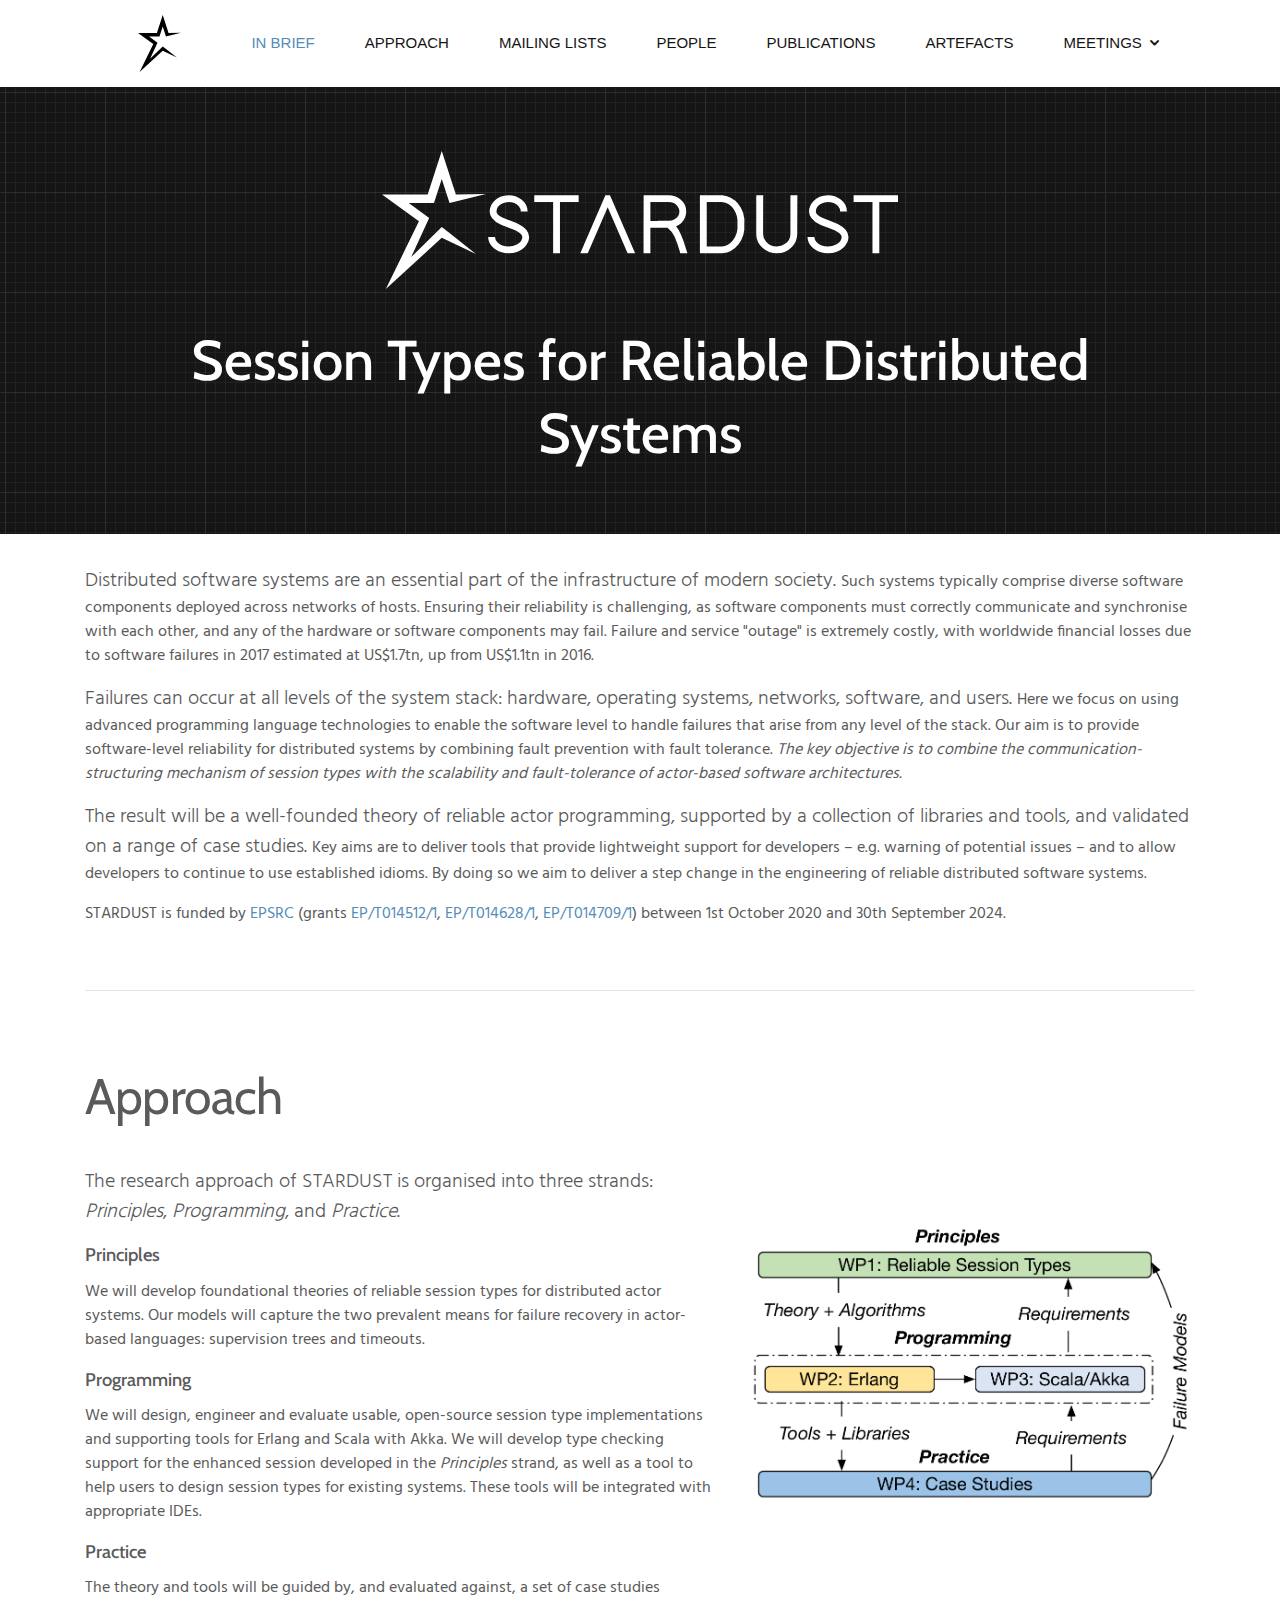
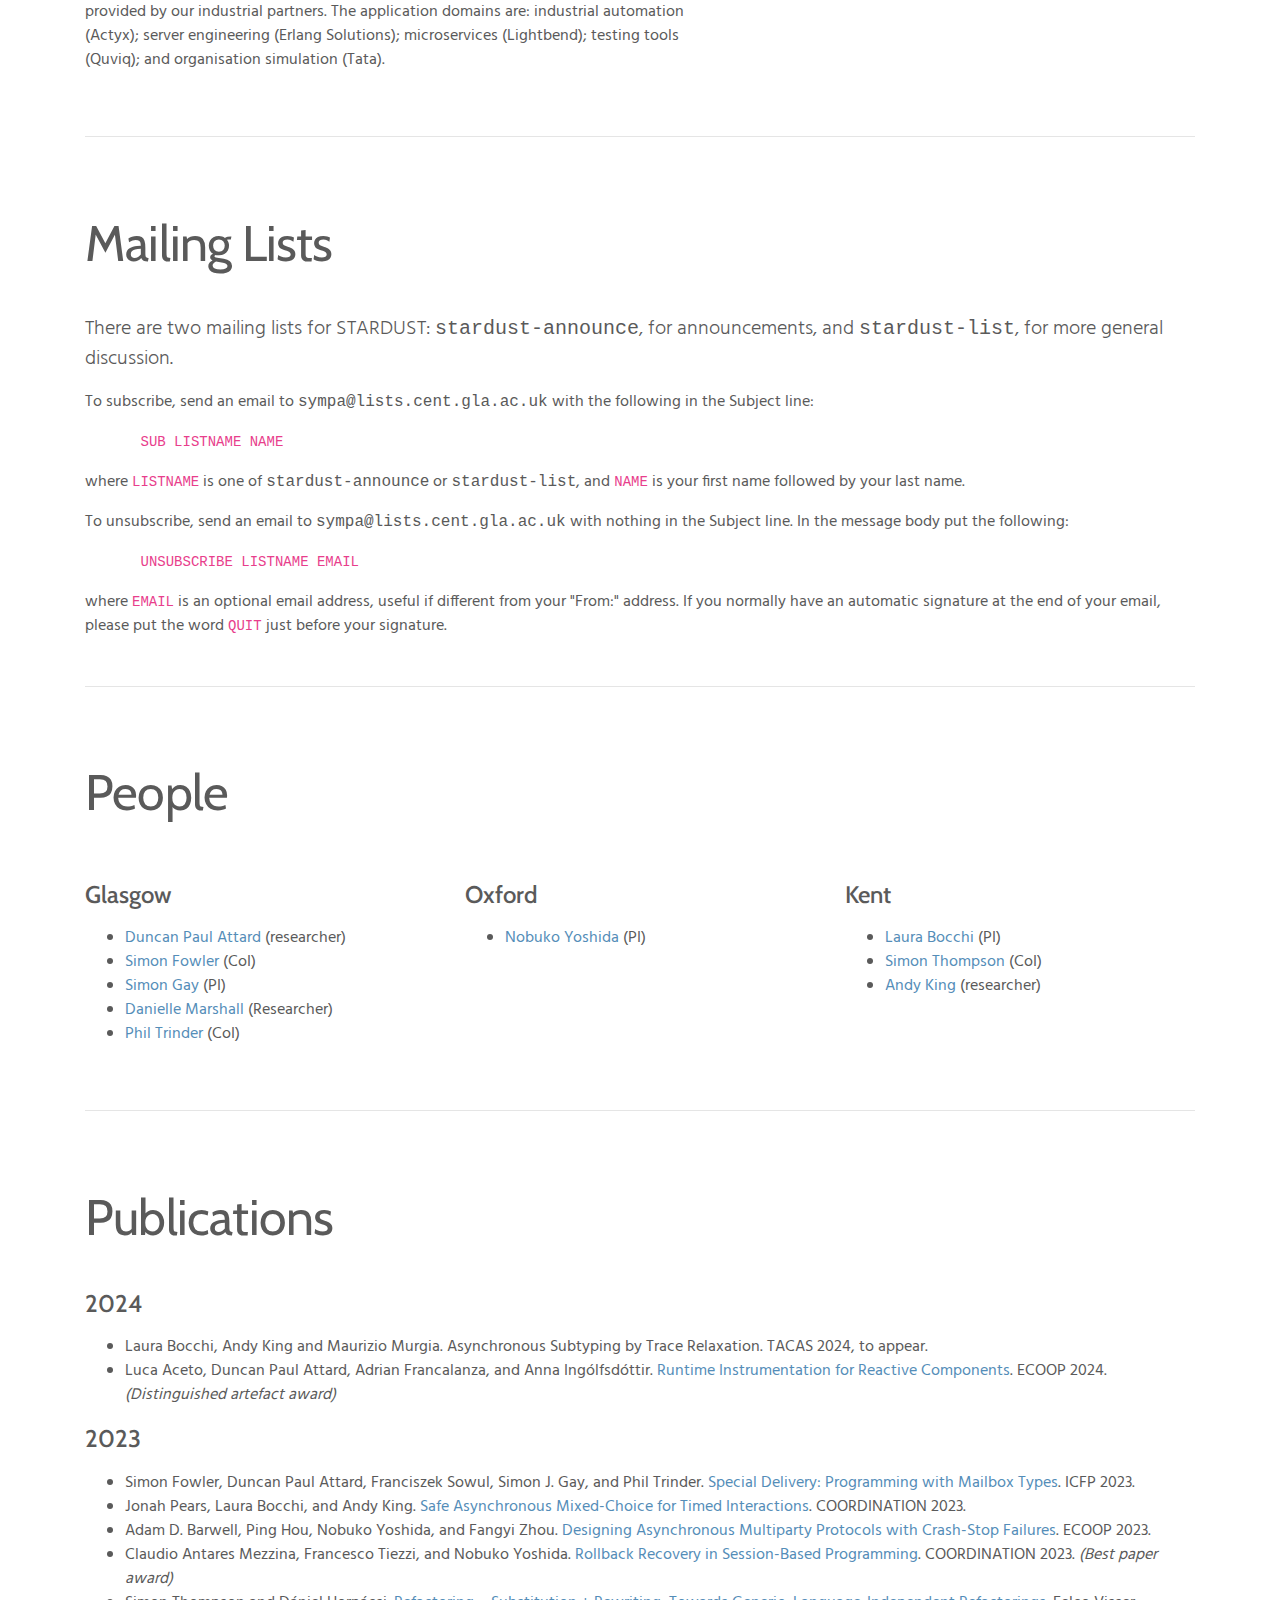
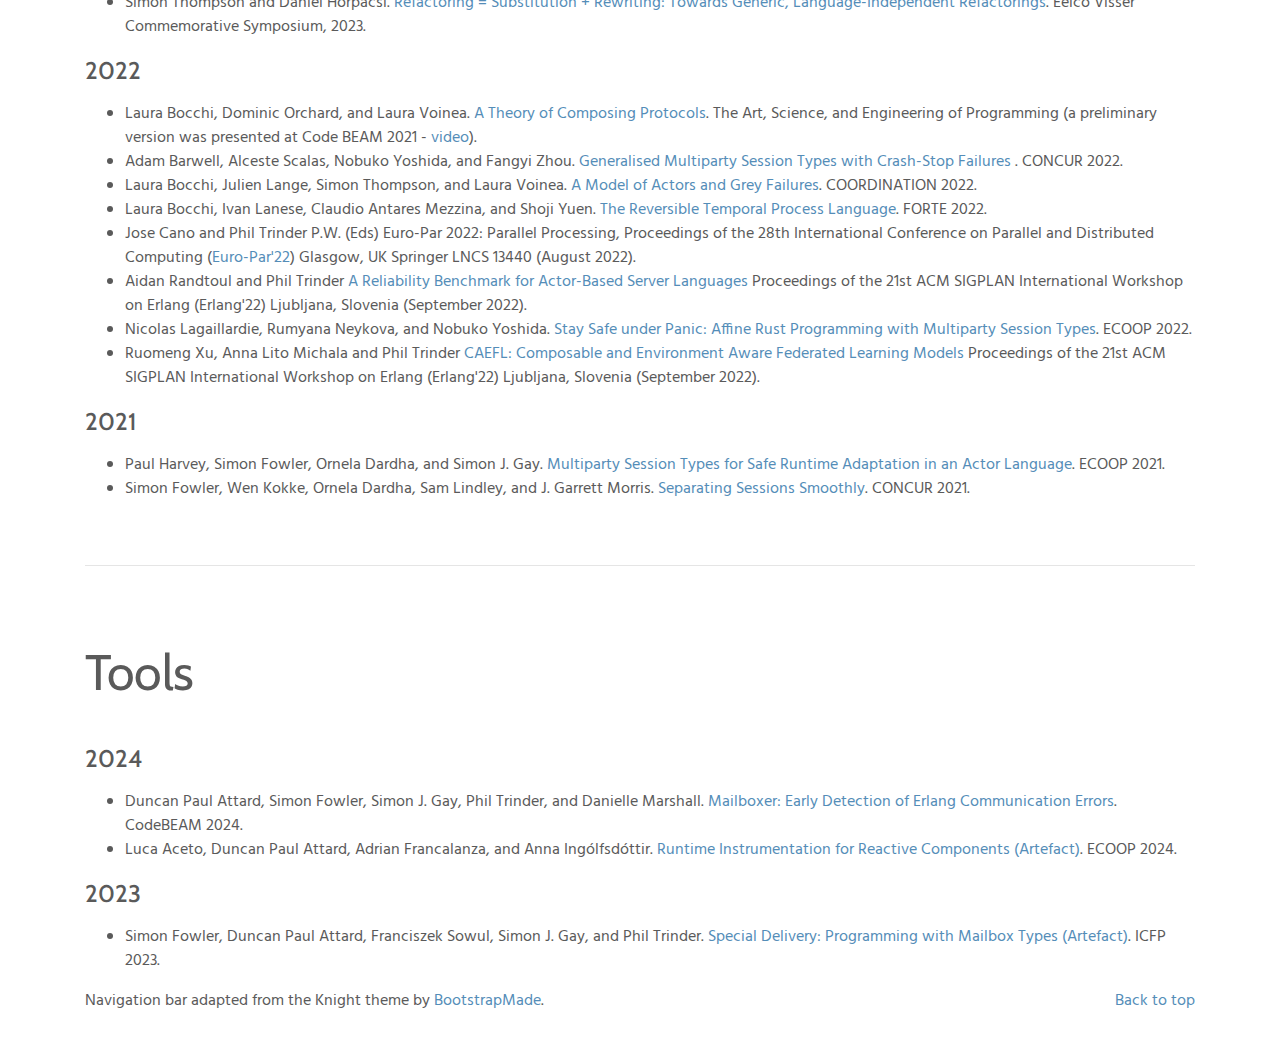
<file: index.html>
<!DOCTYPE html>
<html lang="en">
  <head>
    <meta charset="utf-8">
    <meta name="viewport" content="width=device-width, initial-scale=1, shrink-to-fit=no">
    <title>STARDUST: Session Types for Reliable Distributed Systems</title>

    <link rel="stylesheet" href="https://fonts.googleapis.com/css?family=Cabin:wght@700|Hind&display=swap">

    <!-- External CSS -->
    <link href="/assets/css/bootstrap.min.css" rel="stylesheet">
    <link href="/assets/css/icofont/icofont.min.css" rel="stylesheet">

    <!-- Custom styles for this template -->
    <link href="/assets/css/stardust.css" rel="stylesheet">
  </head>
  <body>
  <header id="header" class="d-flex align-items-center nav-bg">
    <div class="container">

      <!-- The main logo is shown in mobile version only. The centered nav-logo in nav menu is displayed in desktop view  -->
      <div class="d-block d-lg-none">
        <div class="mobile-logo-padding">
        <a href="index.html"><img src="/assets/img/stardust-star-black.svg"
          alt="Stardust Star Logo" class="mobile-nav-logo"></a>
        </div>
      </div>

      <nav class="nav-menu d-none d-lg-block">
        <ul class="nav-inner">
          <li class="nav-logo"><a href="index.html"><img src="/assets/img/stardust-star-black.svg" alt="" class="img-fluid"></a></li>
          <li class="active"><a href="#overview">In Brief</a></li>
          <li><a href="#approach">Approach</a></li>
          <li><a href="#mailing">Mailing Lists</a></li>
          <li><a href="#people">People</a></li>
          <li><a href="#publications">Publications</a></li>
          <li><a href="#artefacts">Artefacts</a></li>
          <li class="drop-down"><a href="#">Meetings</a>
            <ul>
              <li>
                <a href="/meetings/kickoff.html">Kickoff (19th October 2020)</a>
              </li>
              <li> <a href="/meetings/kent22.html">Stardust Meeting at Kent (12th and 13th September 2022)</a></li>
              <li>
                <a href="/meetings/glasgow-2023.html">Stardust meeting at Glasgow (18th and 19th December 2023)</a>
              </li>
            </ul>
                <!--
                <ul>
                  <li><a href="#">Deep Drop Down 1</a></li>
                  <li><a href="#">Deep Drop Down 2</a></li>
                  <li><a href="#">Deep Drop Down 3</a></li>
                  <li><a href="#">Deep Drop Down 4</a></li>
                  <li><a href="#">Deep Drop Down 5</a></li>
                </ul>
                -->
          </li>
        </ul>
      </nav><!-- .nav-menu -->
    </div>
  </header><!-- End Header -->

<main role="main">

  <div class="jumbotron jumbotron-fluid star-image">
    <div class="container">
        <div class="logo">
          <img style="max-width:100%;" src="assets/img/stardust-white.svg" alt="Stardust project logo">
        </div>

        <h1 class="header-text">Session Types for Reliable Distributed Systems</h1>
    </div>
  </div>

  <!-- Marketing messaging and featurettes
  ================================================== -->
  <!-- Wrap the rest of the page in another container to center all the content. -->

  <div class="container marketing">
    <!-- START THE FEATURETTES -->
    <section id="overview">
      <div class="row featurette">
        <div class="col-md-12">
          <!-- <h2 class="featurette-heading">Overview</h2> -->
          <p>
          <span class="lead">
            Distributed software systems are an essential part of the infrastructure
  of modern society.
          </span>
  Such systems typically comprise diverse software
  components deployed across networks of hosts. Ensuring their reliability
  is challenging, as software components must correctly communicate and
  synchronise with each other, and any of the hardware or software
  components may fail. Failure and service "outage" is extremely costly,
  with worldwide financial losses due to software failures in 2017
  estimated at US$1.7tn, up from US$1.1tn in 2016.
          </p>

          <p>
          <span class="lead">
  Failures can occur at all levels of the system stack: hardware,
  operating systems, networks, software, and users.
          </span>
  Here we focus on using
  advanced programming language technologies to enable the software level
  to handle failures that arise from any level of the stack. Our aim is to
  provide software-level reliability for distributed systems by combining
  fault prevention with fault tolerance.
  <em>The key objective is to combine
  the communication-structuring mechanism of session types with the
  scalability and fault-tolerance of actor-based software architectures.
  </em>
          </p>

          <p>
          <span class="lead">
            The result will be a well-founded theory of reliable actor programming,
  supported by a collection of libraries and tools, and validated on a
  range of case studies.
          </span>Key aims are to deliver tools that provide
  lightweight support for developers – e.g. warning of potential issues –
  and to allow developers to continue to use established idioms. By doing
  so we aim to deliver a step change in the engineering of reliable
  distributed software systems.
          </p>

          <p>
          STARDUST is funded by <a href="https://epsrc.ukri.org">EPSRC</a>
          (grants
            <a href="https://gow.epsrc.ukri.org/NGBOViewGrant.aspx?GrantRef=EP/T014512/1">EP/T014512/1</a>,
            <a href="https://gow.epsrc.ukri.org/NGBOViewGrant.aspx?GrantRef=EP/T014628/1">EP/T014628/1</a>,
            <a href="https://gow.epsrc.ukri.org/NGBOViewGrant.aspx?GrantRef=EP/T014709/1">EP/T014709/1</a>)
          between 1st October 2020 and 30th September 2024.
          </p>
        </div>
      </div>
    </section>

    <hr class="featurette-divider">
    <section id="approach">
      <div class="row featurette">
        <div class="col-md-7">
          <h2 class="featurette-heading">Approach</h2>
          <p class="lead">The research approach of STARDUST is organised into three strands:
          <em>Principles</em>, <em>Programming</em>, and <em>Practice</em>.
          </p>
          <h4>Principles</h4>
          <p>
          We will develop foundational theories of reliable session types for distributed actor systems.
          Our models will capture the two prevalent means for failure recovery in actor-based languages: supervision
  trees and timeouts.
          </p>
          <h4>Programming</h4>
          <p>
          We will design, engineer and evaluate usable, open-source session type implementations and supporting tools for Erlang and Scala with Akka. We will develop type checking support for the enhanced session developed in the <em>Principles</em> strand, as well as a tool to help users to design session types for existing systems. These tools will be integrated with appropriate IDEs.
          </p>
          <h4>Practice</h4>
          <p>
  The theory and tools will be guided by, and evaluated against, a set of case studies provided by our industrial partners. The application domains are: industrial automation (Actyx); server engineering (Erlang Solutions); microservices (Lightbend); testing tools (Quviq); and organisation simulation (Tata).
          </p>
        </div>
        <div class="col-md-5 d-flex flex-wrap align-items-center">
            <img class="img-fluid" src="assets/img/approach.png"
               alt="Project approach: Reliable session types, programming, and practice">
        </div>
      </div>
    </section>

    <hr class="featurette-divider">
    <section id="mailing">
      <div class="row featurette">
        <div class="col-md-12">
          <h2 class="featurette-heading">Mailing Lists</h2>

          <p class="lead">There are two mailing lists for STARDUST: <span class="mono">stardust-announce</span>, for announcements, and <span class="mono">stardust-list</span>, for more general discussion.</p>
          <p>
          To subscribe, send an email to <span class="mono">sympa@lists.cent.gla.ac.uk</span> with the following in the Subject line:
          </p>

          <p class="code-indent">
            <code>SUB LISTNAME NAME</code>
          </p>

          <p>
          where <code>LISTNAME</code> is one of <span class="mono">stardust-announce</span> or <span class="mono">stardust-list</span>, and <code>NAME</code> is your first name followed by your last name.
          </p>

          <p>
          To unsubscribe, send an email to <span class="mono">sympa@lists.cent.gla.ac.uk</span> with nothing in the Subject line. In the message body put the following:
          </p>

          <p class="code-indent">
          <code>UNSUBSCRIBE LISTNAME EMAIL</code>
          </p>

          where <code>EMAIL</code> is an optional email address, useful if different from your "From:" address. If you normally have an automatic signature at the end of your email, please put the word <code>QUIT</code> just before your signature.
        </div>
      </div>
    </section>

    <hr class="featurette-divider">

    <section id="people">
      <div class="row featurette">
        <div class="col-lg-12">
          <h2 class="featurette-heading">People</h2>
        </div>
        <div class="col-sm">
          <h3>
            Glasgow
          </h3>
          <ul>
            <li><a href="https://duncanatt.github.io">Duncan Paul Attard</a> (researcher)</li>
            <li><a href="http://www.simonjf.com">Simon Fowler</a> (CoI)</li>
            <li><a href="http://www.dcs.gla.ac.uk/~simon/">Simon Gay</a> (PI)</li>
            <li><a href="https://www.starsandspira.ls">Danielle Marshall</a> (Researcher)</li>
            <li><a href="http://www.dcs.gla.ac.uk/~trinder/">Phil Trinder</a> (CoI)</li>
          </ul>
        </div>
        <div class="col-sm">
          <h3>
            Oxford
          </h3>
          <ul>
            <li><a href="https://www.cs.ox.ac.uk/people/nobuko.yoshida/">Nobuko Yoshida</a> (PI)</li>
          </ul>
        </div>
        <div class="col-sm">
          <h3>
            Kent
          </h3>
          <ul>
            <li><a href="https://www.kent.ac.uk/computing/people/3119/bocchi-laura">Laura Bocchi</a> (PI)</li>
            <li><a href="https://www.kent.ac.uk/computing/people/3164/thompson-simon">Simon Thompson</a> (CoI)</li>
            <li><a href="https://www.kent.ac.uk/computing/people/3050/king-andy">Andy King</a> (researcher)</li>
          </ul>
        </div>
      </div>
    </section>

    <hr class="featurette-divider">


    <section id="publications">
      <div class="row featurette">
        <div class="col-lg-12">
          <h2 class="featurette-heading">Publications</h2>
          <h3>2024</h3>
          <ul>
            <li>Laura Bocchi, Andy King and Maurizio Murgia. Asynchronous Subtyping by Trace Relaxation. TACAS 2024, to appear.</li>
            <li>Luca Aceto, Duncan Paul Attard, Adrian Francalanza, and Anna Ing&oacute;lfsd&oacute;ttir. <a target="_blank" href="https://duncanatt.github.io/papers/ecoop-2024.pdf">Runtime Instrumentation for Reactive Components</a>. ECOOP 2024. <em>(Distinguished artefact award)</em></li>
          </ul>
          <h3>2023</h3>
          <ul>
              <li>Simon Fowler, Duncan Paul Attard, Franciszek Sowul, Simon J. Gay, and Phil Trinder. <a href="https://simonjf.com/writing/pat.pdf">Special Delivery: Programming with Mailbox Types</a>. ICFP 2023.</li>
              <li>Jonah Pears, Laura Bocchi, and Andy King. <a href="https://link.springer.com/chapter/10.1007/978-3-031-35361-1_12">Safe Asynchronous Mixed-Choice for Timed Interactions</a>. COORDINATION 2023.</li>
              <li>Adam D. Barwell, Ping Hou, Nobuko Yoshida, and Fangyi Zhou. <a href="https://arxiv.org/abs/2305.06238">Designing Asynchronous Multiparty Protocols with Crash-Stop Failures</a>. ECOOP 2023.</li>
              <li>Claudio Antares Mezzina, Francesco Tiezzi, and Nobuko Yoshida. <a href="https://link.springer.com/chapter/10.1007/978-3-031-35361-1_11">Rollback Recovery in Session-Based Programming</a>. COORDINATION 2023. <em>(Best paper award)</em></li>

              <li>Simon Thompson and Dániel Horpácsi. <a href="https://drops.dagstuhl.de/entities/document/10.4230/OASIcs.EVCS.2023.26">Refactoring = Substitution + Rewriting: Towards Generic, Language-Independent Refactorings</a>. Eelco Visser Commemorative Symposium, 2023.</li>
          </ul>
          <h3>2022</h3>
          <ul>
             <li>Laura Bocchi, Dominic Orchard, and Laura Voinea. <a href="https://programming-journal.org/2023/7/6/">A Theory of Composing Protocols</a>.
             The Art, Science, and Engineering of Programming (a preliminary version was presented at Code BEAM 2021 - <a href="https://www.youtube.com/watch?v=VPW6H0L4Gek&t=157s">video</a>).</li>
              <li>
                  Adam Barwell, Alceste Scalas, Nobuko Yoshida, and Fangyi Zhou.
                  <a href="http://mrg.doc.ic.ac.uk/publications/generalised-mulitparty-session-types-with-crash-stop-failures/final.pdf">
                    Generalised Multiparty Session Types with Crash-Stop Failures
                  </a>. CONCUR 2022.
              </li>
              <li>Laura Bocchi, Julien Lange, Simon Thompson, and Laura Voinea. <a href="https://link.springer.com/chapter/10.1007/978-3-031-08143-9_9">A Model of Actors and Grey Failures</a>. COORDINATION 2022.</li>
              <li>Laura Bocchi, Ivan Lanese, Claudio Antares Mezzina, and Shoji Yuen. <a href="https://link.springer.com/chapter/10.1007/978-3-031-08679-3_3">The Reversible Temporal Process Language</a>. FORTE 2022.</li>
              <li>Jose Cano and Phil Trinder P.W. (Eds) Euro-Par 2022: Parallel Processing, Proceedings of the 28th International Conference on Parallel and Distributed Computing (<a href="https://link.springer.com/book/10.1007/978-3-031-12597-3">Euro-Par'22</a>) Glasgow, UK Springer LNCS 13440 (August 2022).</li>
              <li>Aidan Randtoul and Phil Trinder <a href="http://www.dcs.gla.ac.uk/~trinder/papers/ReliableActorBenchmark.pdf">A Reliability Benchmark for Actor-Based Server Languages</a> Proceedings of the 21st ACM SIGPLAN International Workshop on Erlang (Erlang'22) Ljubljana, Slovenia (September 2022).</li>
              <li>
                Nicolas Lagaillardie, Rumyana Neykova, and Nobuko Yoshida.
                <a href="http://mrg.doc.ic.ac.uk/publications/affine-rust-programming-with-multiparty-session-types/main.pdf">Stay Safe under Panic: Affine Rust Programming with Multiparty Session Types</a>. ECOOP 2022.
              </li>
              <li>Ruomeng Xu, Anna Lito Michala and Phil Trinder <a href="http://www.dcs.gla.ac.uk/~trinder/papers/CAEFL__Composable_and_Environment_Aware_Federated_Learning_Models.pdf">CAEFL: Composable and Environment Aware Federated Learning Models</a>
Proceedings of the 21st ACM SIGPLAN International Workshop on Erlang (Erlang'22) Ljubljana, Slovenia (September 2022).</li>
          </ul>
          <h3>2021</h3>
          <ul>
              <li>Paul Harvey, Simon Fowler, Ornela Dardha, and Simon J. Gay. <a href="https://drops.dagstuhl.de/opus/volltexte/2021/14053/">Multiparty Session Types for Safe Runtime Adaptation in an Actor Language</a>. ECOOP 2021.</li>
              <li>Simon Fowler, Wen Kokke, Ornela Dardha, Sam Lindley, and J. Garrett Morris. <a href="http://www.simonjf.com/writing/hgv.pdf">Separating Sessions Smoothly</a>. CONCUR 2021.</li>
          </ul>
        </div>
      </div>
    </section>
    
    <hr class="featurette-divider">

    <section id="artefacts">
      <div class="row featurette">
        <div class="col-lg-12">
          <h2 class="featurette-heading">Tools</h2>
          <h3>2024</h3>
          <ul>
            <li>Duncan Paul Attard, Simon Fowler, Simon J. Gay, Phil Trinder, and Danielle Marshall. <a target="_blank" href="https://github.com/duncanatt/paterl/tags">Mailboxer: Early Detection of Erlang Communication Errors</a>. CodeBEAM 2024.</li>
            <li>Luca Aceto, Duncan Paul Attard, Adrian Francalanza, and Anna Ing&oacute;lfsd&oacute;ttir. <a target="_blank" href="https://doi.org/10.5281/zenodo.10634182">Runtime Instrumentation for Reactive Components (Artefact)</a>. ECOOP 2024.</li>            
          </ul>
          <h3>2023</h3>
          <ul>
            <li>Simon Fowler, Duncan Paul Attard, Franciszek Sowul, Simon J. Gay, and Phil Trinder. <a target="_blank" href="https://github.com/SimonJF/mbcheck">Special Delivery: Programming with Mailbox Types (Artefact)</a>. ICFP 2023.</li>
          </ul>
        </div>
      </div>
    </section>
    <!-- /END THE FEATURETTES -->

  </div><!-- /.container -->


  <!-- FOOTER -->
  <footer class="container">
    <p class="float-left">
    Navigation bar adapted from the Knight theme by <a href="http://www.bootstrapmade.com">BootstrapMade</a>.
    </p>
    <p class="float-right"><a class="back-to-top" href="#">Back to top</a></p>
  </footer>
</main>
  <script src="/assets/js/jquery-3.5.1.min.js"></script>
  <script src="/assets/js/bootstrap.bundle.min.js"></script>
  <script src="/assets/js/jquery.sticky.js"></script>
  <script src="/assets/js/knight.js"></script>
  </body>
</body>
</html>
</file>
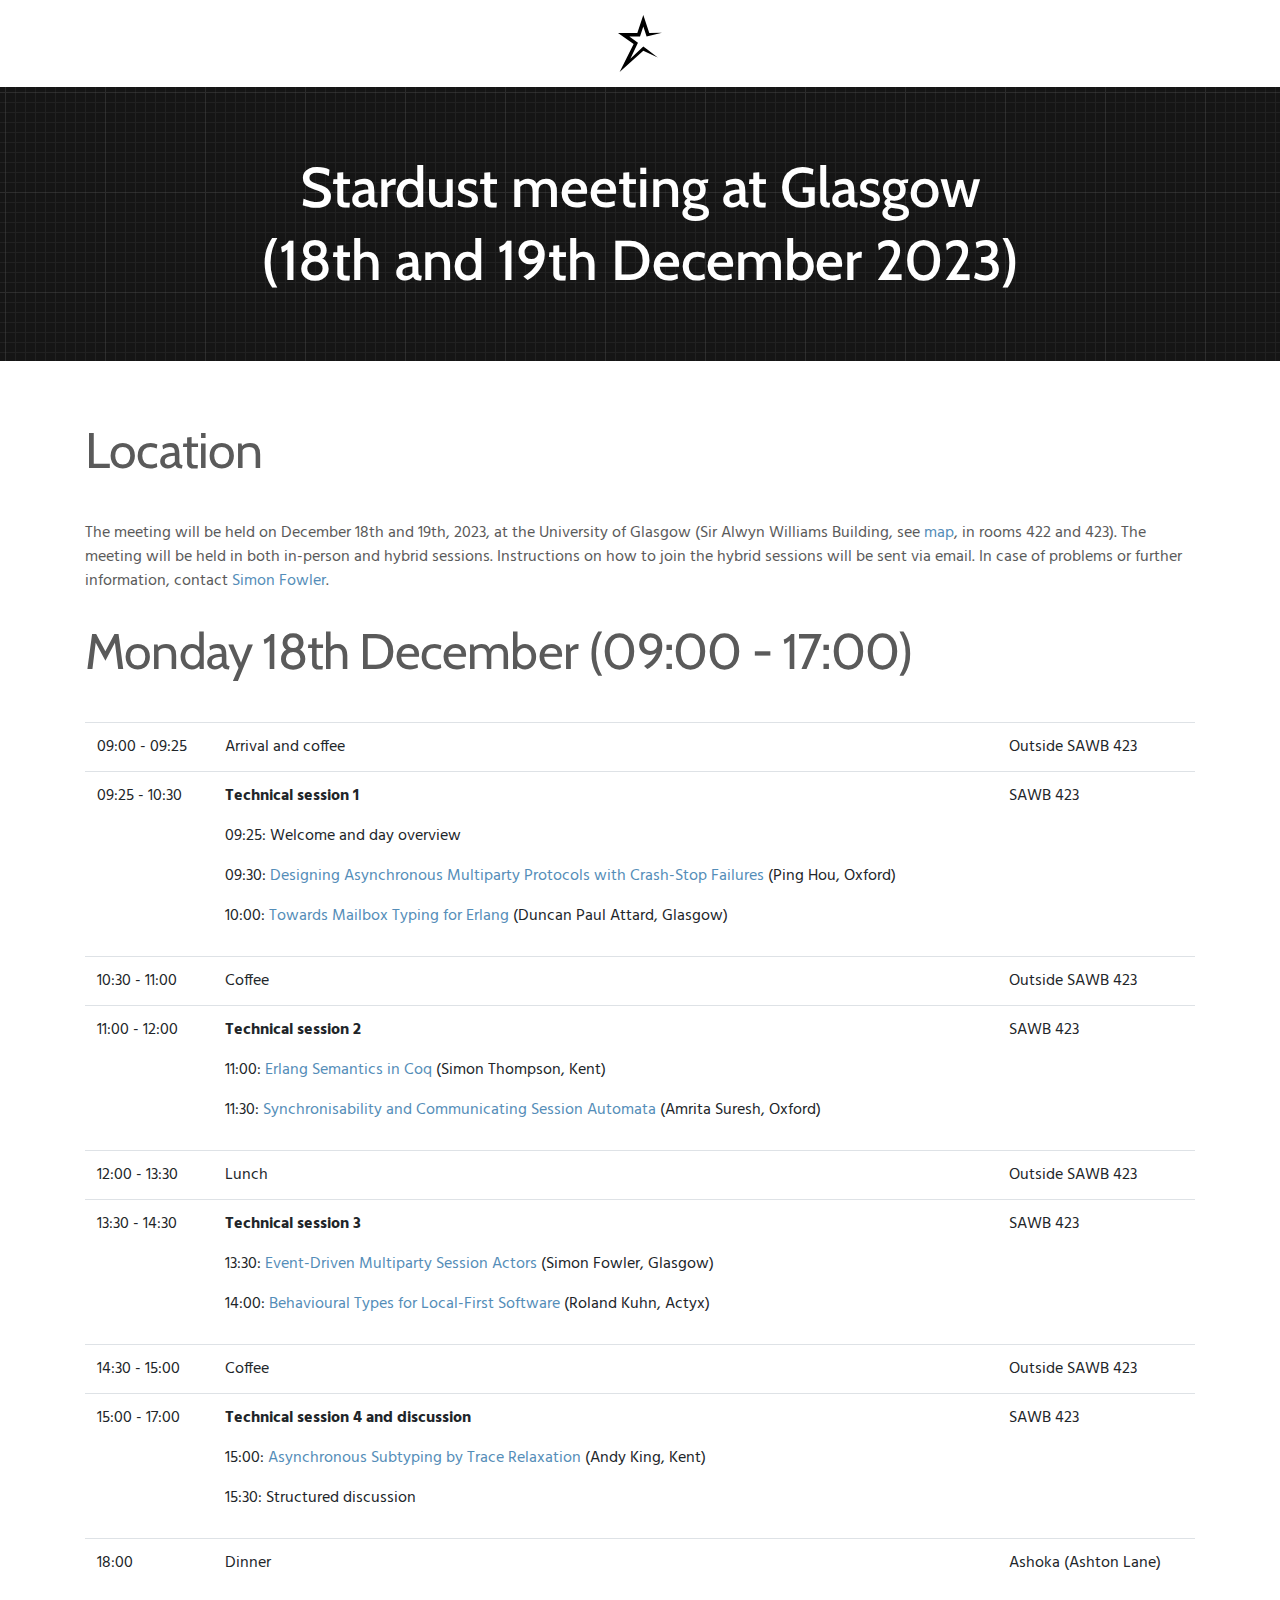
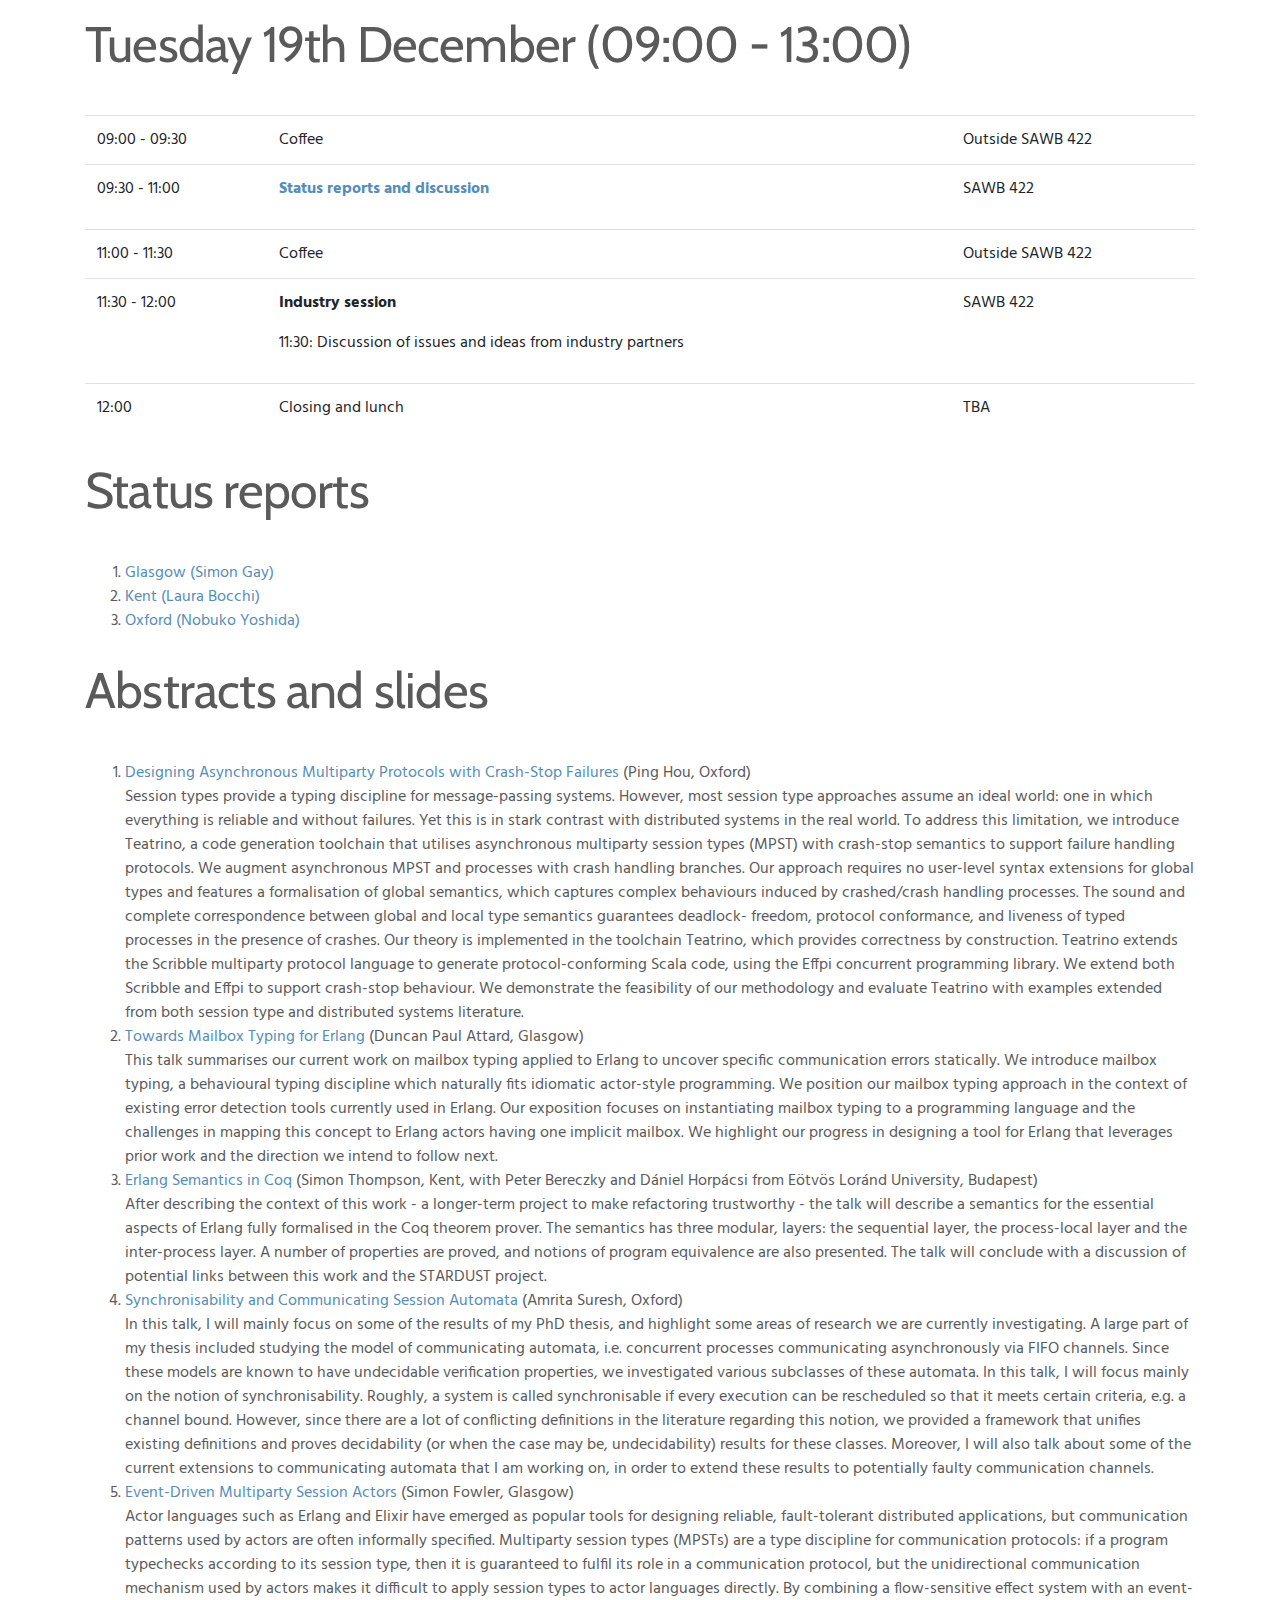
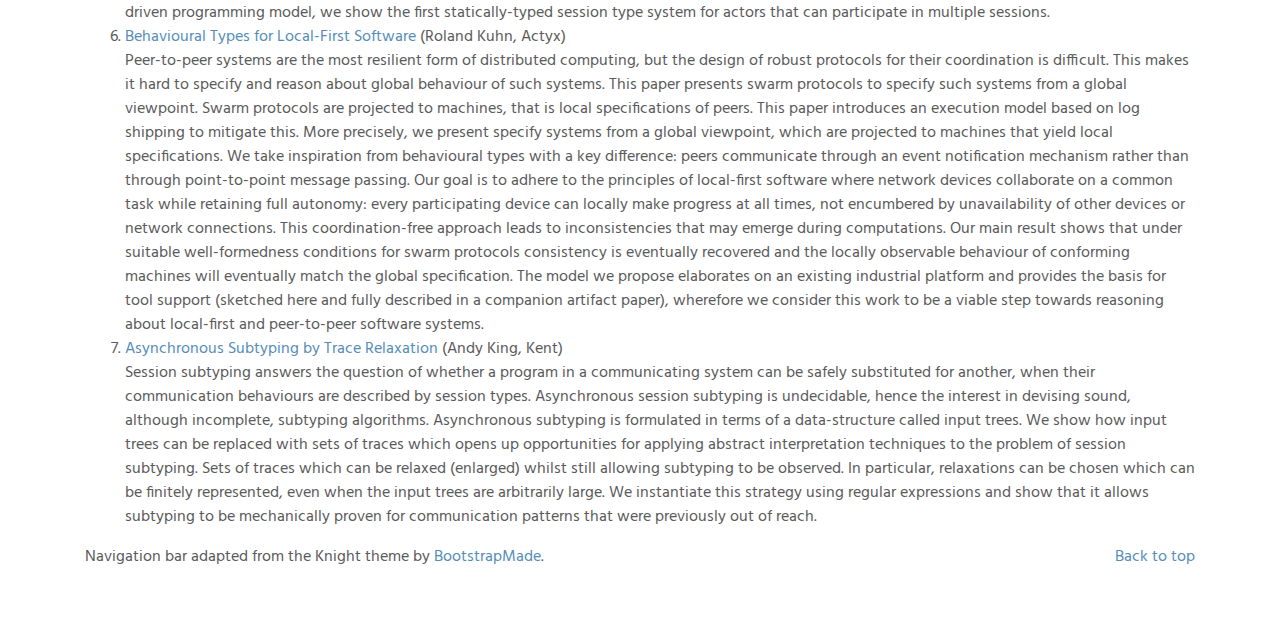
<file: meetings/glasgow-2023.html>
<!DOCTYPE html>
<html lang="en">
  <head>
    <meta charset="utf-8">
    <meta name="viewport" content="width=device-width, initial-scale=1, shrink-to-fit=no">
    <title>STARDUST: Session Types for Reliable Distributed Systems</title>

    <link rel="stylesheet" href="https://fonts.googleapis.com/css?family=Cabin:wght@700|Hind&display=swap">

    <!-- External CSS -->
    <link href="/assets/css/bootstrap.min.css" rel="stylesheet">
    <link href="/assets/css/icofont/icofont.min.css" rel="stylesheet">

    <!-- Custom styles for this template -->
    <link href="/assets/css/stardust.css" rel="stylesheet">
  </head>
  <body>
  <header id="header" class="d-flex align-items-center nav-bg">
    <div class="container">

      <!-- The main logo is shown in mobile version only. The centered nav-logo in nav menu is displayed in desktop view  -->
      <div class="d-block d-lg-none">
        <div class="mobile-logo-padding">
        <a href="/index.html"><img src="/assets/img/stardust-star-black.svg"
          alt="Stardust Star Logo" class="mobile-nav-logo"></a>
        </div>
      </div>

      <nav class="nav-menu d-none d-lg-block">
        <ul class="nav-inner">
          <li class="nav-logo"><a href="/index.html"><img src="/assets/img/stardust-star-black.svg" alt="" class="img-fluid"></a></li>
        </ul>
      </nav><!-- .nav-menu -->
    </div>
  </header><!-- End Header -->

<main role="main">

  <div class="jumbotron jumbotron-fluid star-image">
    <div class="container">
        <h1 class="header-text">Stardust meeting at Glasgow <br> (18th and 19th December 2023)</h1>
    </div>
  </div>

  <div class="container marketing">
    <!-- START THE FEATURETTES -->
    <section id="overview">
      <div class="row featurette">
        <div class="col-md-12">

          <h2 class="featurette-heading">Location</h2>
          <p>The meeting will be held on December 18th and 19th, 2023, at the University of Glasgow (Sir Alwyn Williams Building, see
          <a target="_blank" href="https://www.gla.ac.uk/media/Media_521847_smxx.pdf">map</a>, in rooms 422 and 423).
          The meeting will be held in both in-person and hybrid sessions. 
          Instructions on how to join the hybrid sessions will be sent via email.
          In case of problems or further information, contact <a href="mailto:simon.fowler@glasgow.ac.uk">Simon Fowler</a>.</p>

          <h2 class="featurette-heading">Monday 18th December (09:00 - 17:00)</h2>
          <table class="table">
            <tr>
              <td>09:00 - 09:25</td>
              <td>Arrival and coffee</td>
              <td>Outside SAWB 423</td>
            </tr>
            <tr>
              <td>09:25 - 10:30</td>
              <td>
                <p><b>Technical session 1</b></p>
                <p>09:25: Welcome and day overview</p>
                <p>09:30: <a href="#ping_hou">Designing Asynchronous Multiparty Protocols with Crash-Stop Failures</a> (Ping Hou, Oxford)</p>
                <p>10:00: <a href="#duncan_paul_attard">Towards Mailbox Typing for Erlang</a> (Duncan Paul Attard, Glasgow)</p>
              </td>
              <td>SAWB 423</td>
            </tr>
            <tr>
              <td>10:30 - 11:00</td>
              <td>Coffee</td>
              <td>Outside SAWB 423</td>
            </tr>
            <tr>
              <td>11:00 - 12:00</td>
              <td>
                <p><b>Technical session 2</b></p>
                <p>11:00: <a href="#simon_thompson">Erlang Semantics in Coq</a> (Simon Thompson, Kent)</p>
                <p>11:30: <a href="#amrita_suresh">Synchronisability and Communicating Session Automata</a> (Amrita Suresh, Oxford)</p>
              </td>
              <td>SAWB 423</td>
            </tr>
            <tr>
              <td>12:00 - 13:30</td>
              <td>Lunch</td>
              <td>Outside SAWB 423</td>
            </tr>
            <tr>
              <td>13:30 - 14:30</td>
              <td>
                <p><b>Technical session 3</b></p>
                <p>13:30: <a href="#simon_fowler">Event-Driven Multiparty Session Actors</a> (Simon Fowler, Glasgow)</p>
                <p>14:00: <a href="#roland_kuhn">Behavioural Types for Local-First Software</a> (Roland Kuhn, Actyx)</p>
              </td>
              <td>SAWB 423</td>
            </tr>
            <tr>
              <td>14:30 - 15:00</td>
              <td>Coffee</td>
              <td>Outside SAWB 423</td>
            </tr>
            <tr>
              <td>15:00 - 17:00</td>
              <td>
                <p><b>Technical session 4 and discussion</b></p>
                <p>15:00: <a href="#andy_king">Asynchronous Subtyping by Trace Relaxation</a> (Andy King, Kent)</p>
                <p>15:30: Structured discussion</p>
              </td>
              <td>SAWB 423</td>
            </tr>
            <tr>
              <td>18:00</td>
              <td>Dinner</td>
              <td>Ashoka (Ashton Lane)</td>
            </tr>
          </table>
          
          <h2 class="featurette-heading">Tuesday 19th December (09:00 - 13:00)</h2>
          <table class="table">
            <tr>
              <td>09:00 - 09:30</td>
              <td>Coffee</td>
              <td>Outside SAWB 422</td>
            </tr>
            <tr>
              <td>09:30 - 11:00</td>
              <td>
                  <p><b><a href="#status_reports">Status reports and discussion</a></b></p>
              </td>
              <td>SAWB 422</td>
            </tr>
            <tr>
              <td>11:00 - 11:30</td>
              <td>Coffee</td>
              <td>Outside SAWB 422</td>
            </tr>
            <tr>
              <td>11:30 - 12:00</td>
              <td>
                <p><b>Industry session</b></p>
                <p>11:30: Discussion of issues and ideas from industry partners</p>
              </td>
              <td>SAWB 422</td>
            </tr>
            <tr>
              <td>12:00</td>
              <td>Closing and lunch</td>
              <td>TBA</td>
            </tr>
          </table>

          <h2 name="status_reports" class="featurette-heading">Status reports</h2>
            <ol>
              <li><a href="/assets/slides/glasgow23/gay.pdf">Glasgow (Simon Gay)</a></li>
              <li><a href="">Kent (Laura Bocchi)</a></li>
              <!-- <li><a href="/assets/slides/glasgow23/bocchi.pdf">Kent (Laura Bocchi)</a></li> -->
              <li><a href="/assets/slides/glasgow23/yoshida.pdf">Oxford (Nobuko Yoshida)</a></li>
            </ol>

          <h2 class="featurette-heading">Abstracts and slides</h2>
          <ol>
            <li>
              <a name="ping_hou" href="/assets/slides/glasgow23/hou.pdf" class=".header-text">Designing Asynchronous Multiparty Protocols with Crash-Stop Failures</a> (Ping Hou, Oxford)
              <br>
              Session types provide a typing discipline for message-passing systems. However, most session type approaches assume an ideal world: one in which everything is reliable and without failures. Yet this is in stark contrast with distributed systems in the real world. To address this limitation, we introduce Teatrino, a code generation toolchain that utilises asynchronous multiparty session types (MPST) with crash-stop semantics to support failure handling protocols.

              We augment asynchronous MPST and processes with crash handling branches. Our approach requires no user-level syntax extensions for global types and features a formalisation of global semantics, which captures complex behaviours induced by crashed/crash handling processes. The sound and complete correspondence between global and local type semantics guarantees deadlock- freedom, protocol conformance, and liveness of typed processes in the presence of crashes.

              Our theory is implemented in the toolchain Teatrino, which provides correctness by construction. Teatrino extends the Scribble multiparty protocol language to generate protocol-conforming Scala code, using the Effpi concurrent programming library. We extend both Scribble and Effpi to support crash-stop behaviour. We demonstrate the feasibility of our methodology and evaluate Teatrino with examples extended from both session type and distributed systems literature.
            </li>
            <li>
                <a name="duncan_paul_attard" href="/assets/slides/glasgow23/attard.pdf" class=".header-text">Towards Mailbox Typing for Erlang</a> (Duncan Paul Attard, Glasgow)
              <br>
              This talk summarises our current work on mailbox typing applied to Erlang to uncover specific communication errors statically. We introduce mailbox typing, a behavioural typing discipline which naturally fits idiomatic actor-style programming. We position our mailbox typing approach in the context of existing error detection tools currently used in Erlang. Our exposition focuses on instantiating mailbox typing to a programming language and the challenges in mapping this concept to Erlang actors having one implicit mailbox. We highlight our progress in designing a tool for Erlang that leverages prior work and the direction we intend to follow next.
            </li>
            <li>
              <a name="simon_thompson" href="/assets/slides/glasgow23/thompson.pdf" class=".header-text">Erlang Semantics in Coq</a> (Simon Thompson, Kent, with Peter Bereczky and D&aacute;niel Horp&aacute;csi from E&ouml;tv&ouml;s Lor&aacute;nd University, Budapest)
              <br>
              After describing the context of this work - a longer-term project to make refactoring trustworthy - the talk will describe a semantics for the essential aspects of Erlang fully formalised in the Coq theorem prover. The semantics has three modular, layers: the sequential layer, the process-local layer and the inter-process layer. A number of properties are proved, and notions of program equivalence are also presented. The talk will conclude with a discussion of potential links between this work and the STARDUST project.
            </li>
            <li>
              <a name="amrita_suresh" href="/assets/slides/glasgow23/suresh.pdf" class=".header-text">Synchronisability and Communicating Session Automata</a> (Amrita Suresh, Oxford)
              <br>
              In this talk, I will mainly focus on some of the results of my PhD thesis, and highlight some areas of research we are currently investigating. A large part of my thesis included studying the model of communicating automata, i.e. concurrent processes communicating asynchronously via FIFO channels. Since these models are known to have undecidable verification properties, we investigated various subclasses of these automata. In this talk, I will focus mainly on the notion of synchronisability. Roughly, a system is called synchronisable if every execution can be rescheduled so that it meets certain criteria, e.g. a channel bound. However, since there are a lot of conflicting definitions in the literature regarding this notion, we provided a framework that unifies existing definitions and proves decidability (or when the case may be, undecidability) results for these classes. Moreover, I will also talk about some of the current extensions to communicating automata that I am working on, in order to extend these results to potentially faulty communication channels.
            </li>
            <li>
              <a name="simon_fowler" href="/assets/slides/glasgow23/fowler.pdf" class=".header-text">Event-Driven Multiparty Session Actors</a> (Simon Fowler, Glasgow)
              <br>
              Actor languages such as Erlang and Elixir have emerged as popular tools for designing reliable, fault-tolerant distributed applications, but communication patterns used by actors are often informally specified. Multiparty session types (MPSTs) are a type discipline for communication protocols: if a program typechecks according to its session type, then it is guaranteed to fulfil its role in a communication protocol, but the unidirectional communication mechanism used by actors makes it difficult to apply session types to actor languages directly. By combining a flow-sensitive effect system with an event-driven programming model, we show the first statically-typed session type system for actors that can participate in multiple sessions.
            </li>
            <li>
              <a name="roland_kuhn" href="/assets/slides/glasgow23/kuhn.pdf" class=".header-text">Behavioural Types for Local-First Software</a> (Roland Kuhn, Actyx)
              <br>
              Peer-to-peer systems are the most resilient form of distributed computing, but the design of robust protocols for their coordination is difficult. This makes it hard to specify and reason about global behaviour of such systems. This paper presents swarm protocols to specify such systems from a global viewpoint. Swarm protocols are projected to machines, that is local specifications of peers. This paper introduces an execution model based on log shipping to mitigate this. More precisely, we present specify systems from a global viewpoint, which are projected to machines that yield local specifications. We take inspiration from behavioural types with a key difference: peers communicate through an event notification mechanism rather than through point-to-point message passing. Our goal is to adhere to the principles of local-first software where network devices collaborate on a common task while retaining full autonomy: every participating device can locally make progress at all times, not encumbered by unavailability of other devices or network connections. This coordination-free approach leads to inconsistencies that may emerge during computations. Our main result shows that under suitable well-formedness conditions for swarm protocols consistency is eventually recovered and the locally observable behaviour of conforming machines will eventually match the global specification. The model we propose elaborates on an existing industrial platform and provides the basis for tool support (sketched here and fully described in a companion artifact paper), wherefore we consider this work to be a viable step towards reasoning about local-first and peer-to-peer software systems.
            </li>
            <li>
              <a name="andy_king" href="/assets/slides/glasgow23/king.pdf" class=".header-text">Asynchronous Subtyping by Trace Relaxation</a> (Andy King, Kent)
              <br>
              Session subtyping answers the question of whether a program in a communicating system can be safely substituted for another, when their communication behaviours are described by session types. Asynchronous session subtyping is undecidable, hence the interest in devising sound, although incomplete, subtyping algorithms. Asynchronous subtyping is formulated in terms of a data-structure called input trees. We show how input trees can be replaced with sets of traces which opens up opportunities for applying abstract interpretation techniques to the problem of session subtyping. Sets of traces which can be relaxed (enlarged) whilst still allowing subtyping to be observed. In particular, relaxations can be chosen which can be finitely represented, even when the input trees are arbitrarily large. We instantiate this strategy using regular expressions and show that it allows subtyping to be mechanically proven for communication patterns that were previously out of reach.
            </li>
          </ol>
  </div><!-- /.container -->


  <!-- FOOTER -->
  <footer class="container">
    <p class="float-left">
    Navigation bar adapted from the Knight theme by <a href="http://www.bootstrapmade.com">BootstrapMade</a>.
    </p>
    <p class="float-right"><a class="back-to-top" href="#">Back to top</a></p>
  </footer>
</main>
  <script src="/assets/js/jquery-3.5.1.min.js"></script>
  <script src="/assets/js/bootstrap.bundle.min.js"></script>
  <script src="/assets/js/jquery.sticky.js"></script>
  <script src="/assets/js/knight.js"></script>
  </body>
</body>
</html>
</file>
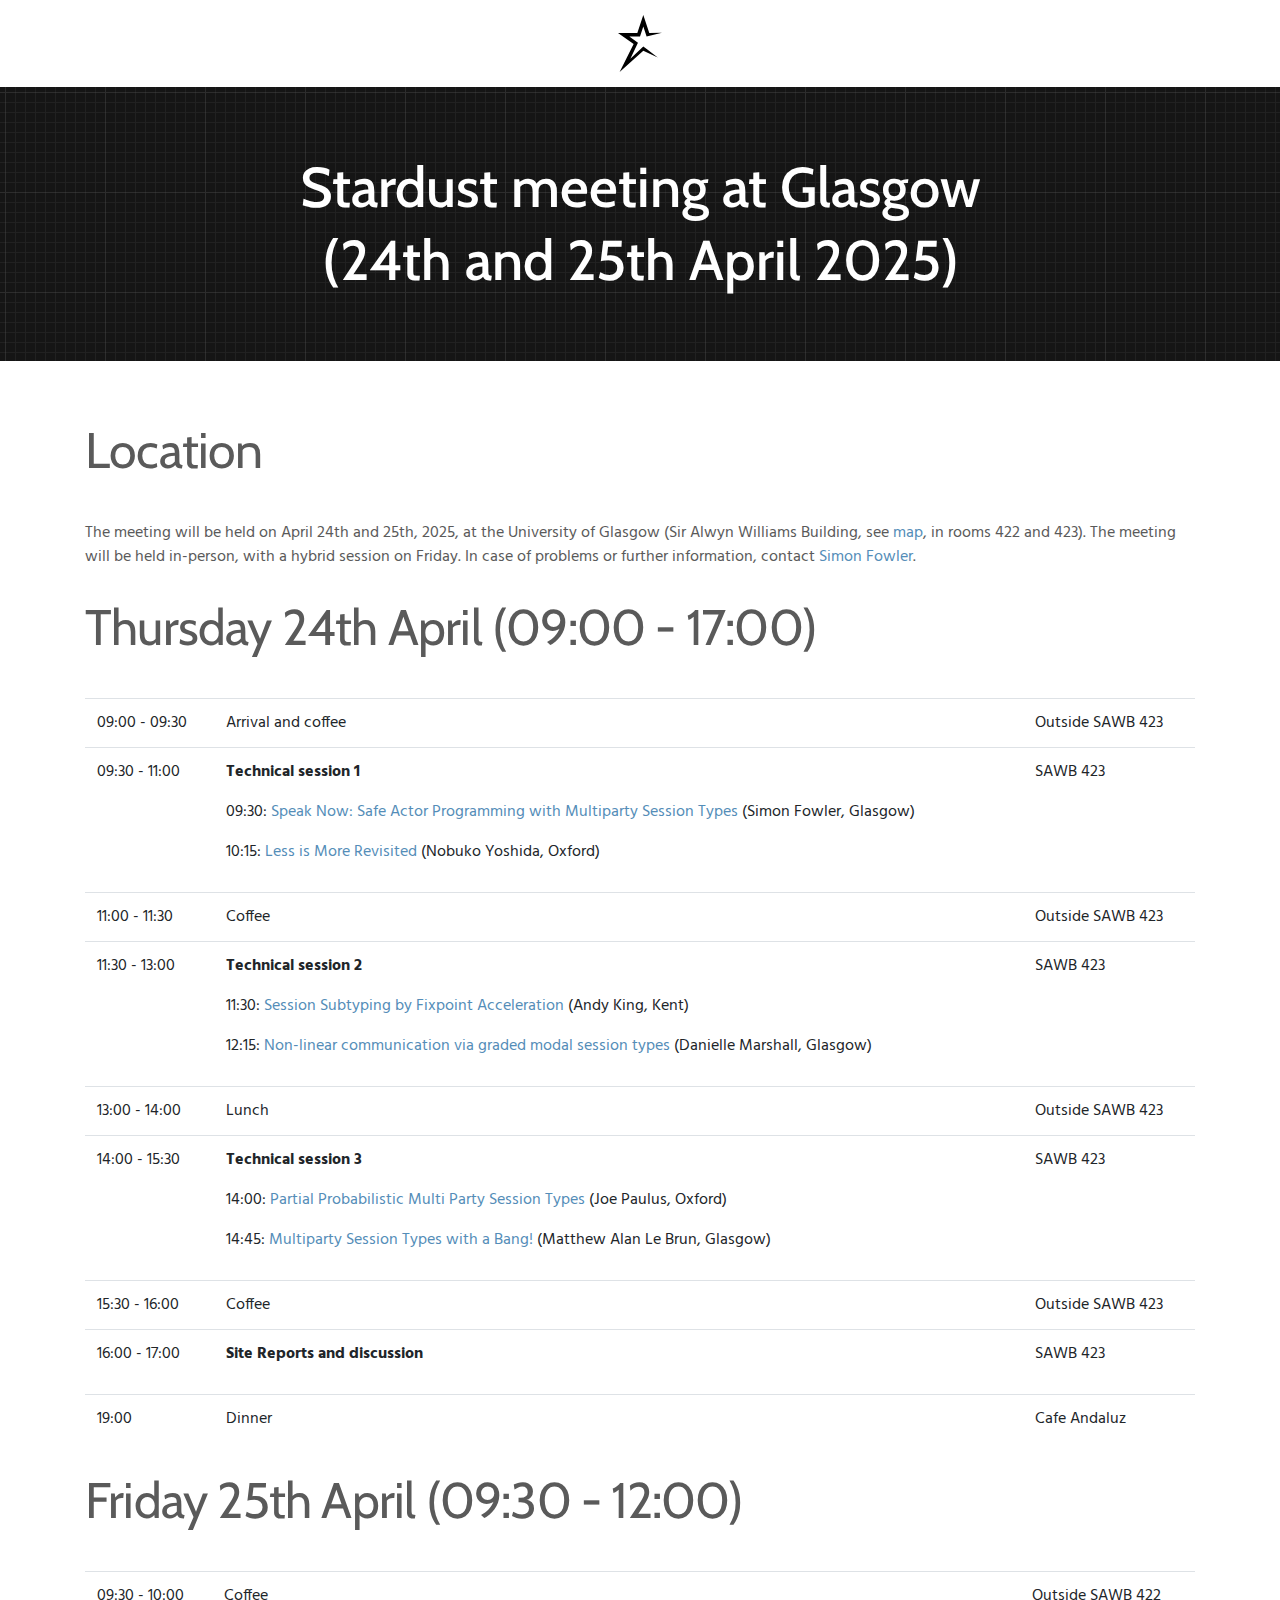
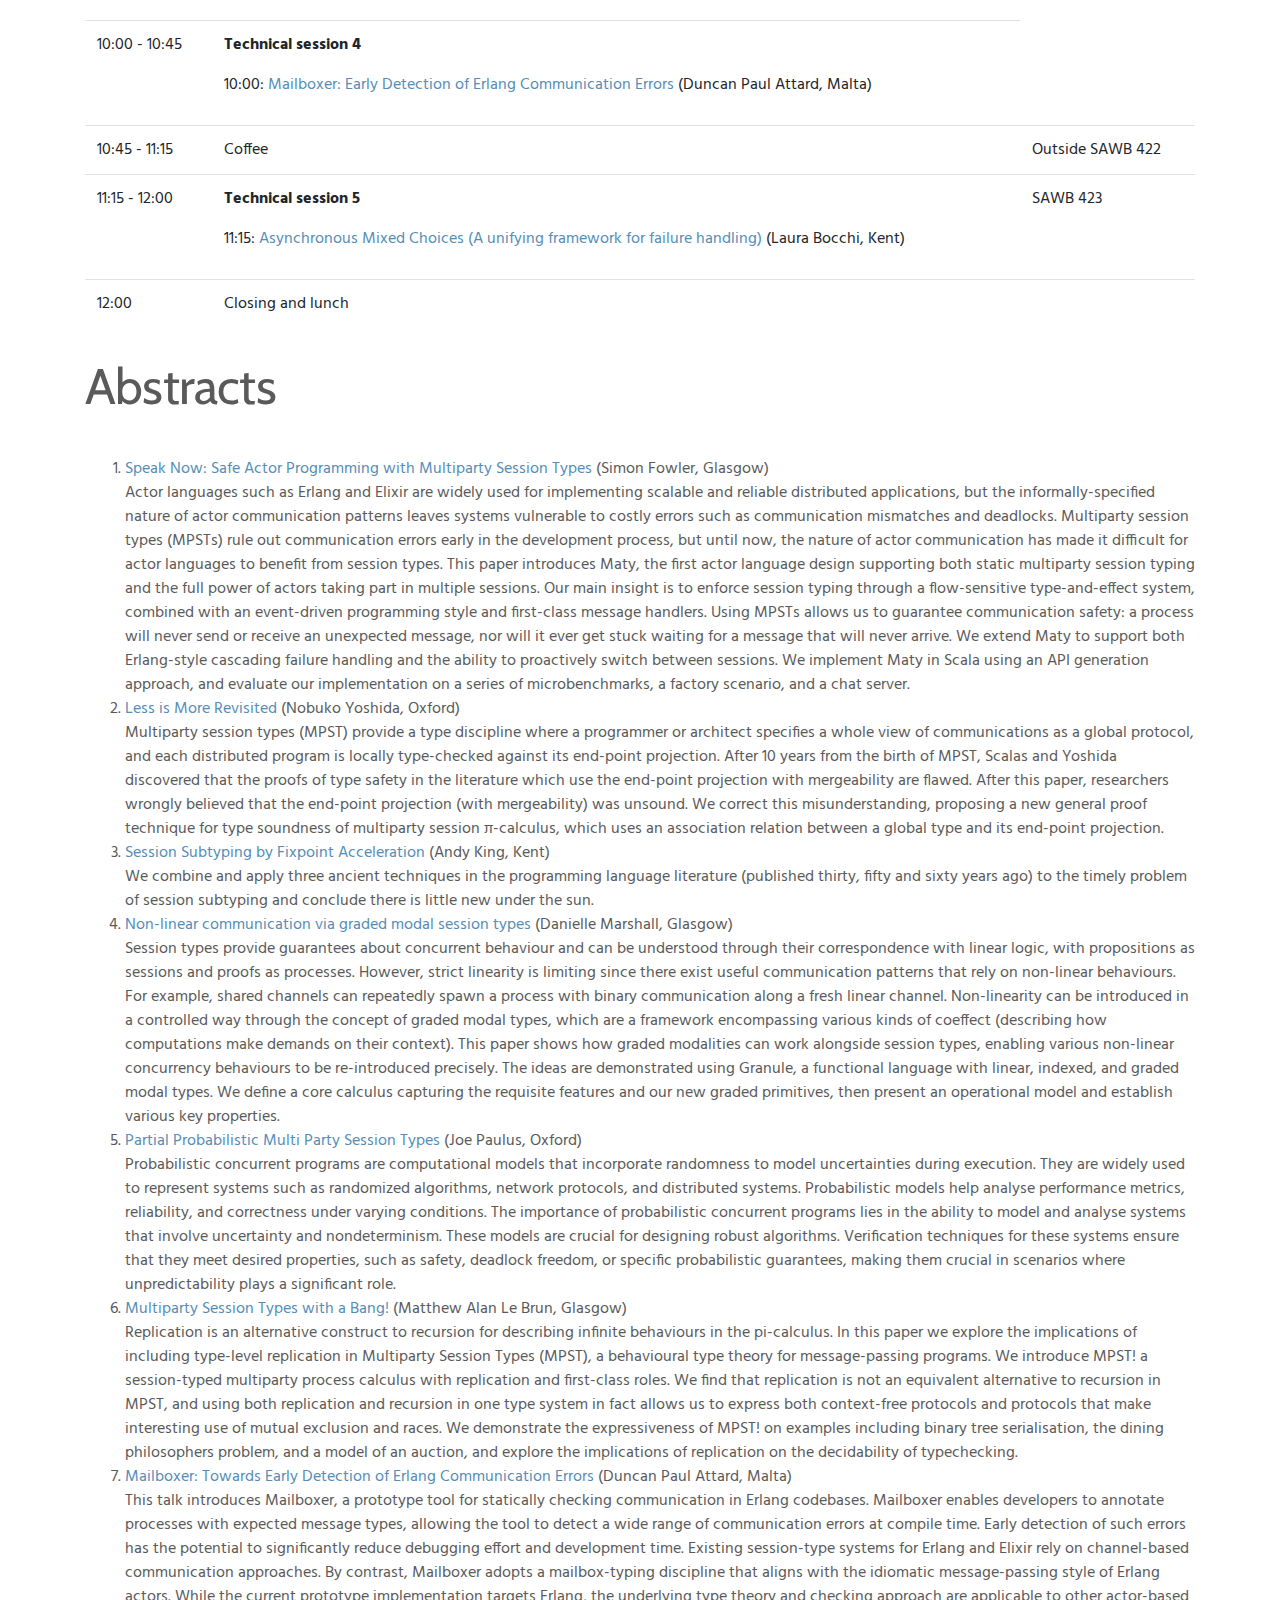
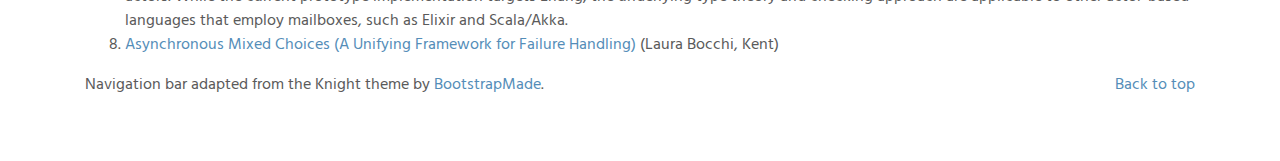
<file: meetings/glasgow-2025.html>
<!DOCTYPE html>
<html lang="en">
  <head>
    <meta charset="utf-8">
    <meta name="viewport" content="width=device-width, initial-scale=1, shrink-to-fit=no">
    <title>STARDUST: Session Types for Reliable Distributed Systems</title>

    <link rel="stylesheet" href="https://fonts.googleapis.com/css?family=Cabin:wght@700|Hind&display=swap">

    <!-- External CSS -->
    <link href="/assets/css/bootstrap.min.css" rel="stylesheet">
    <link href="/assets/css/icofont/icofont.min.css" rel="stylesheet">

    <!-- Custom styles for this template -->
    <link href="/assets/css/stardust.css" rel="stylesheet">
  </head>
  <body>
  <header id="header" class="d-flex align-items-center nav-bg">
    <div class="container">

      <!-- The main logo is shown in mobile version only. The centered nav-logo in nav menu is displayed in desktop view  -->
      <div class="d-block d-lg-none">
        <div class="mobile-logo-padding">
        <a href="/index.html"><img src="/assets/img/stardust-star-black.svg"
          alt="Stardust Star Logo" class="mobile-nav-logo"></a>
        </div>
      </div>

      <nav class="nav-menu d-none d-lg-block">
        <ul class="nav-inner">
          <li class="nav-logo"><a href="/index.html"><img src="/assets/img/stardust-star-black.svg" alt="" class="img-fluid"></a></li>
        </ul>
      </nav><!-- .nav-menu -->
    </div>
  </header><!-- End Header -->

<main role="main">

  <div class="jumbotron jumbotron-fluid star-image">
    <div class="container">
        <h1 class="header-text">Stardust meeting at Glasgow <br> (24th and 25th April 2025)</h1>
    </div>
  </div>

  <div class="container marketing">
    <!-- START THE FEATURETTES -->
    <section id="overview">
      <div class="row featurette">
        <div class="col-md-12">

          <h2 class="featurette-heading">Location</h2>
          <p>The meeting will be held on April 24th and 25th, 2025, at the University of Glasgow (Sir Alwyn Williams Building, see
          <a target="_blank" href="https://www.gla.ac.uk/media/Media_521847_smxx.pdf">map</a>, in rooms 422 and 423).
          The meeting will be held in-person, with a hybrid session on Friday.
          In case of problems or further information, contact <a href="mailto:simon.fowler@glasgow.ac.uk">Simon Fowler</a>.</p>

          <h2 class="featurette-heading">Thursday 24th April (09:00 - 17:00)</h2>
          <table class="table">
            <tr>
              <td>09:00 - 09:30</td>
              <td>Arrival and coffee</td>
              <td>Outside SAWB 423</td>
            </tr>
            <tr>
              <td>09:30 - 11:00</td>
              <td>
                <p><b>Technical session 1</b></p>
                <p>09:30: <a href="#simon_fowler">Speak Now: Safe Actor Programming with Multiparty Session Types</a> (Simon Fowler, Glasgow)</p>
                <p>10:15: <a href="#nobuko_yoshida">Less is More Revisited</a> (Nobuko Yoshida, Oxford)</p>
              </td>
              <td>SAWB 423</td>
            </tr>
            <tr>
              <td>11:00 - 11:30</td>
              <td>Coffee</td>
              <td>Outside SAWB 423</td>
            </tr>
            <tr>
              <td>11:30 - 13:00</td>
              <td>
                <p><b>Technical session 2</b></p>
                <p>11:30: <a href="#andy_king">Session Subtyping by Fixpoint Acceleration</a> (Andy King, Kent)</p>
                <p>12:15: <a href="#danielle_marshall">Non-linear communication via graded modal session types</a> (Danielle Marshall, Glasgow)</p>
              </td>
              <td>SAWB 423</td>
            </tr>
            <tr>
              <td>13:00 - 14:00</td>
              <td>Lunch</td>
              <td>Outside SAWB 423</td>
            </tr>
            <tr>
              <td>14:00 - 15:30</td>
              <td>
                <p><b>Technical session 3</b></p>
                <p>14:00: <a href="#joe_paulus">Partial Probabilistic Multi Party Session Types</a> (Joe Paulus, Oxford)</p>
                <p>14:45: <a href="#matthew_alb">Multiparty Session Types with a Bang!</a> (Matthew Alan Le Brun, Glasgow)</p>
              </td>
              <td>SAWB 423</td>
            </tr>
            <tr>
              <td>15:30 - 16:00</td>
              <td>Coffee</td>
              <td>Outside SAWB 423</td>
            </tr>
            <tr>
              <td>16:00 - 17:00</td>
              <td>
                <p><b>Site Reports and discussion</b></p>
              </td>
              <td>SAWB 423</td>
            </tr>
            <tr>
              <td>19:00</td>
              <td>Dinner</td>
              <td>Cafe Andaluz</td>
            </tr>
          </table>
          
          <h2 class="featurette-heading">Friday 25th April (09:30 - 12:00)</h2>
          <table class="table">
            <tr>
              <td>09:30 - 10:00</td>
              <td>Coffee</td>
              <td>Outside SAWB 422</td>
            </tr>
            <tr>
              <td>10:00 - 10:45</td>
              <td>
                <p><b>Technical session 4</b></p>
                <p>10:00: <a href="#duncan_attard">Mailboxer: Early Detection of Erlang Communication Errors</a> (Duncan Paul Attard, Malta)</p>
              </td>
            </tr>
            <tr>
              <td>10:45 - 11:15</td>
              <td>Coffee</td>
              <td>Outside SAWB 422</td>
            </tr>
            <tr>
              <td>11:15 - 12:00</td>
              <td>
                <p><b>Technical session 5</b></p>
                <p>11:15: <a href="#laura_bocchi">Asynchronous Mixed Choices (A unifying framework for failure handling)</a> (Laura Bocchi, Kent)</p>
              </td>
              <td>SAWB 423</td>
            </tr>
            <tr>
              <td>12:00</td>
              <td>Closing and lunch</td>
              <td></td>
            </tr>
          </table>

          <h2 class="featurette-heading">Abstracts</h2>
          <ol>
            <li>
              <a name="simon_fowler" href="" class=".header-text">Speak Now: Safe Actor Programming with Multiparty Session Types</a> (Simon Fowler, Glasgow)
              <br>
              Actor languages such as Erlang and Elixir are widely used for implementing scalable and reliable distributed applications, but the informally-specified nature of actor communication patterns leaves systems vulnerable to costly errors such as communication mismatches and deadlocks.

Multiparty session types (MPSTs) rule out communication errors early in the development process, but until now, the nature of actor communication has made it difficult for actor languages to benefit from session types.

This paper introduces Maty, the first actor language design supporting both static multiparty session typing and the full power of actors taking part in multiple sessions. Our main insight is to enforce session typing through a flow-sensitive type-and-effect system, combined with an event-driven programming style and first-class message handlers. Using MPSTs allows us to guarantee communication safety: a process will never send or receive an unexpected message, nor will it ever get stuck waiting for a message that will never arrive.

We extend Maty to support both Erlang-style cascading failure handling and the ability to proactively switch between sessions. We implement Maty in Scala using an API generation approach, and evaluate our implementation on a series of microbenchmarks, a factory scenario, and a chat server.
            </li>
            <li>
                <a name="nobuko_yoshida" href="" class=".header-text">Less is More Revisited</a> (Nobuko Yoshida, Oxford)
              <br>
              Multiparty session types (MPST) provide a type discipline where a programmer or architect specifies a whole view of communications as a global protocol, and each distributed program is locally type-checked against its end-point projection. After 10 years from the birth of MPST, Scalas and Yoshida discovered that the proofs of type safety in the literature which use the end-point projection with mergeability are flawed. After this paper, researchers wrongly believed that the end-point projection (with mergeability) was unsound. We correct this misunderstanding, proposing a new general proof technique for type soundness of multiparty session π-calculus, which uses an association relation between a global type and its end-point projection.
            </li>
            <li>
              <a name="andy_king" href="" class=".header-text">Session Subtyping by Fixpoint Acceleration</a> (Andy King, Kent)
              <br>
              We combine and apply three ancient techniques in the programming language literature (published thirty, fifty and sixty years ago) to the timely problem of session subtyping and conclude there is little new under the sun.
            </li>
            <li>
              <a name="danielle_marshall" href="" class=".header-text">Non-linear communication via graded modal session types</a> (Danielle Marshall, Glasgow)
              <br>
              Session types provide guarantees about concurrent behaviour and can be understood through their correspondence with linear logic, with propositions as sessions and proofs as processes. However, strict linearity is limiting since there exist useful communication patterns that rely on non-linear behaviours. For example, shared channels can repeatedly spawn a process with binary communication along a fresh linear channel. Non-linearity can be introduced in a controlled way through the concept of graded modal types, which are a framework encompassing various kinds of coeffect (describing how computations make demands on their context). This paper shows how graded modalities can work alongside session types, enabling various non-linear concurrency behaviours to be re-introduced precisely. The ideas are demonstrated using Granule, a functional language with linear, indexed, and graded modal types. We define a core calculus capturing the requisite features and our new graded primitives, then present an operational model and establish various key properties.
            </li>
            <li>
              <a name="joe_paulus" href="" class=".header-text">Partial Probabilistic Multi Party Session Types</a> (Joe Paulus, Oxford)
              <br>
Probabilistic concurrent programs are computational models that incorporate randomness to model uncertainties during execution. They are widely used to represent systems such as randomized algorithms, network protocols, and distributed systems. Probabilistic models help analyse performance metrics, reliability, and correctness under varying conditions. The importance of probabilistic concurrent programs lies in the ability to model and analyse systems that involve uncertainty and nondeterminism. These models are crucial for designing robust algorithms. Verification techniques for these systems ensure that they meet desired properties, such as safety, deadlock freedom, or specific probabilistic guarantees, making them crucial in scenarios where unpredictability plays a significant role.
            </li>
            <li>
              <a name="matthew_alb" href="" class=".header-text">Multiparty Session Types with a Bang!</a> (Matthew Alan Le Brun, Glasgow)
              <br>
              Replication is an alternative construct to recursion for describing infinite behaviours in the pi-calculus. In this paper we explore the implications of including type-level replication in Multiparty Session Types (MPST), a behavioural type theory for message-passing programs. We introduce MPST! a session-typed multiparty process calculus with replication and first-class roles. We find that replication is not an equivalent alternative to recursion in MPST, and using both replication and recursion in one type system in fact allows us to express both context-free protocols and protocols that make interesting use of mutual exclusion and races. We demonstrate the expressiveness of MPST! on examples including binary tree serialisation, the dining philosophers problem, and a model of an auction, and explore the implications of replication on the decidability of typechecking.
            </li>
            <li>
              <a name="duncan_attard" href="" class=".header-text">Mailboxer: Towards Early Detection of Erlang Communication Errors</a> (Duncan Paul Attard, Malta)
              <br>
              This talk introduces Mailboxer, a prototype tool for statically checking communication in Erlang codebases. Mailboxer enables developers to annotate processes with expected message types, allowing the tool to detect a wide range of communication errors at compile time. Early detection of such errors has the potential to significantly reduce debugging effort and development time.

Existing session-type systems for Erlang and Elixir rely on channel-based communication approaches. By contrast, Mailboxer adopts a mailbox-typing discipline that aligns with the idiomatic message-passing style of Erlang actors. While the current prototype implementation targets Erlang, the underlying type theory and checking approach are applicable to other actor-based languages that employ mailboxes, such as Elixir and Scala/Akka.

            </li>
            <li>
              <a name="laura_bocchi" href="" class=".header-text">Asynchronous Mixed Choices (A Unifying Framework for Failure Handling)</a> (Laura Bocchi, Kent)
              <br>
            </li>

          </ol>
  </div><!-- /.container -->


  <!-- FOOTER -->
  <footer class="container">
    <p class="float-left">
    Navigation bar adapted from the Knight theme by <a href="http://www.bootstrapmade.com">BootstrapMade</a>.
    </p>
    <p class="float-right"><a class="back-to-top" href="#">Back to top</a></p>
  </footer>
</main>
  <script src="/assets/js/jquery-3.5.1.min.js"></script>
  <script src="/assets/js/bootstrap.bundle.min.js"></script>
  <script src="/assets/js/jquery.sticky.js"></script>
  <script src="/assets/js/knight.js"></script>
  </body>
</body>
</html>
</file>
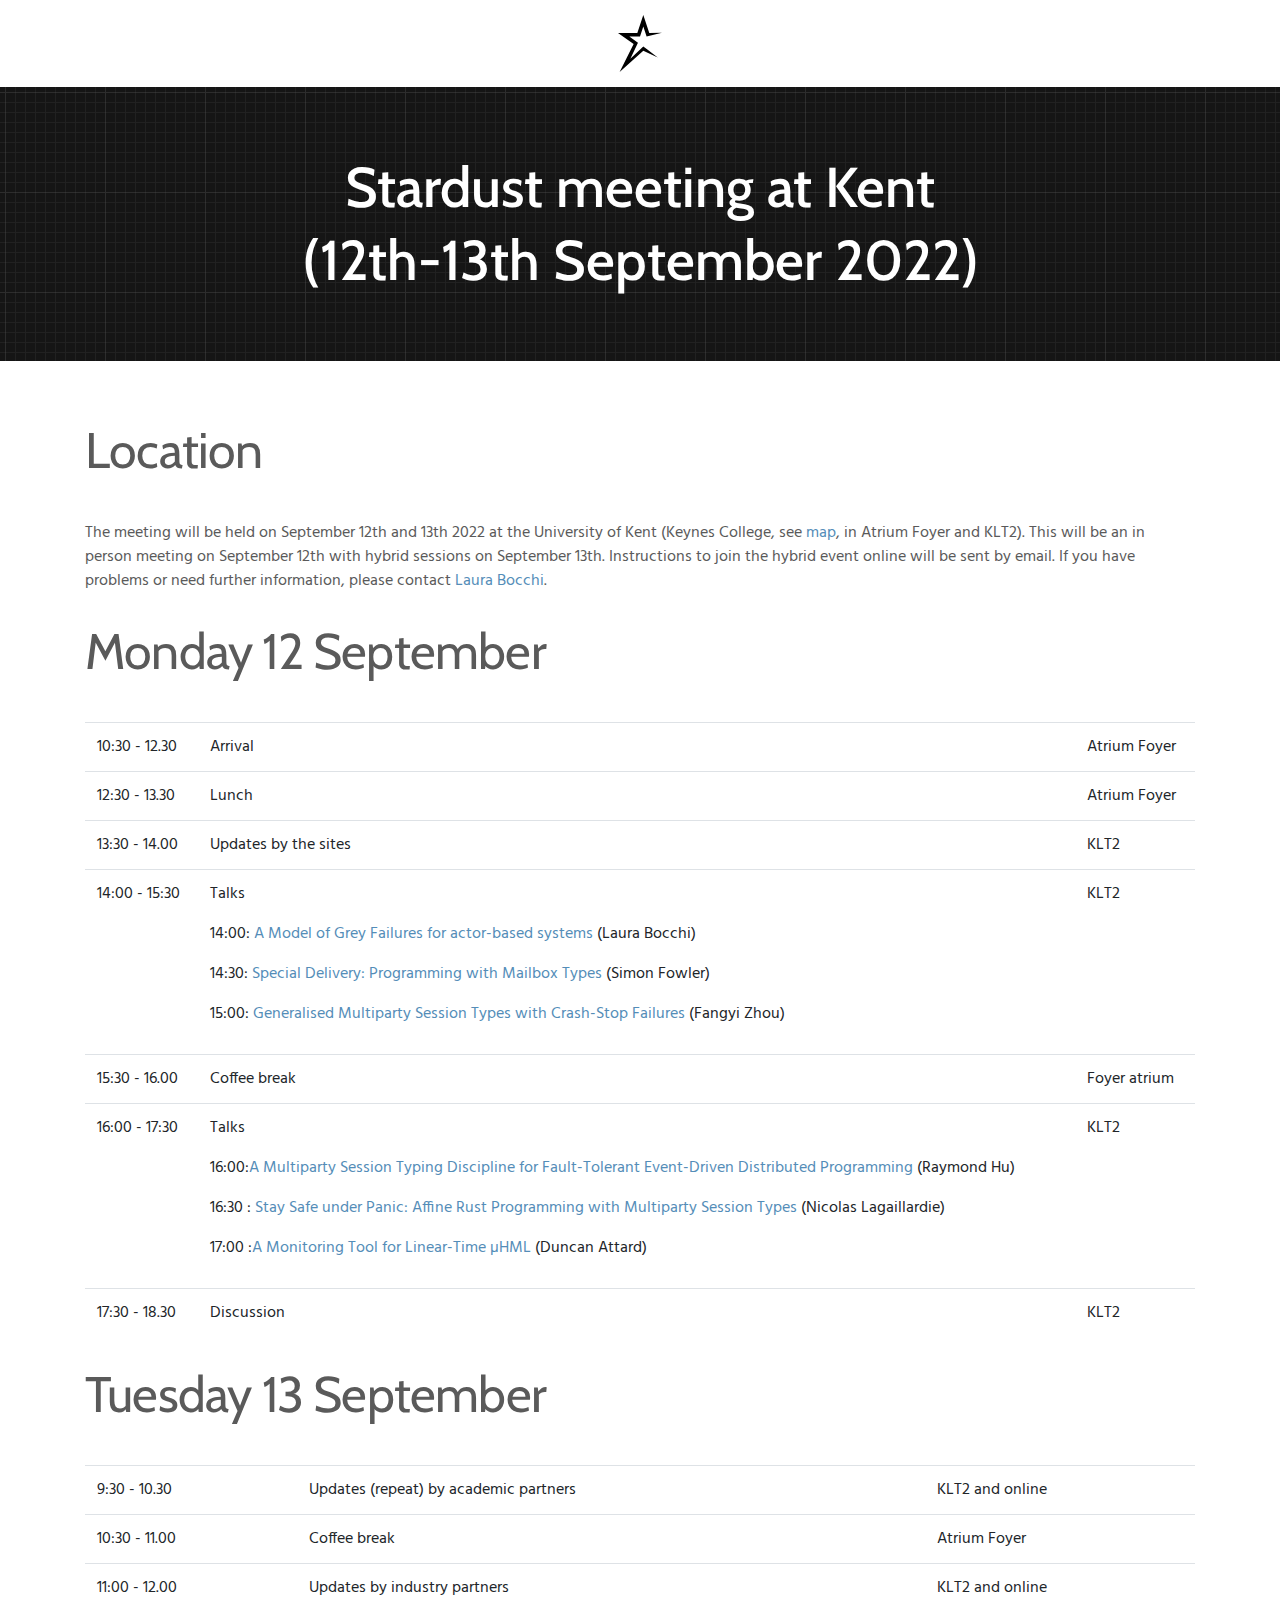
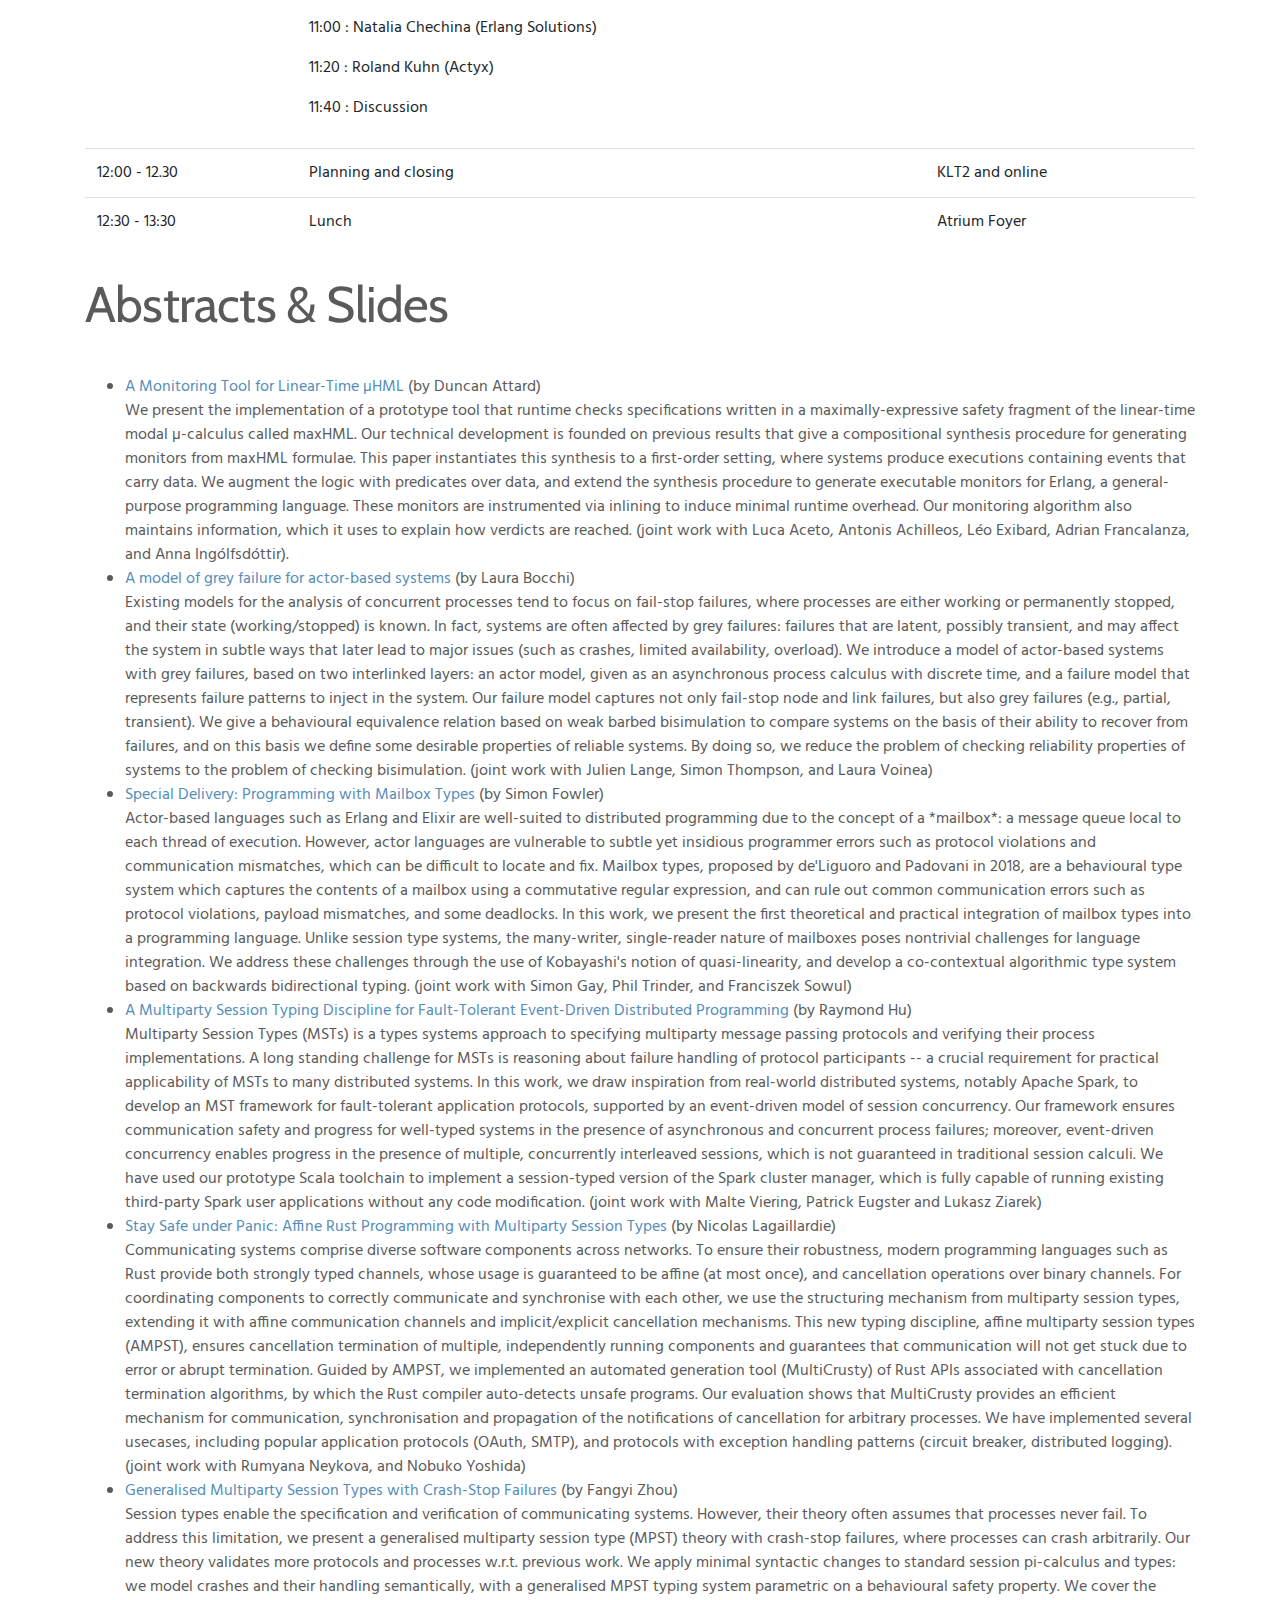
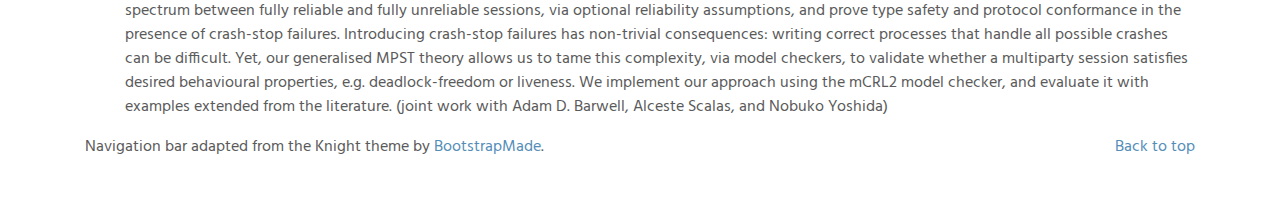
<file: meetings/kent22.html>
<!DOCTYPE html>
<!-- SJF: Temporary, we should be moving to a static site generator rather than
  repeating this stuff.
  Maybe when I don't have so many proofs to do!
-->
<html lang="en">
  <head>
    <meta charset="utf-8">
    <meta name="viewport" content="width=device-width, initial-scale=1, shrink-to-fit=no">
    <title>STARDUST: Session Types for Reliable Distributed Systems</title>

    <link rel="stylesheet" href="https://fonts.googleapis.com/css?family=Cabin:wght@700|Hind&display=swap">

    <!-- External CSS -->
    <link href="/assets/css/bootstrap.min.css" rel="stylesheet">
    <link href="/assets/css/icofont/icofont.min.css" rel="stylesheet">

    <!-- Custom styles for this template -->
    <link href="/assets/css/stardust.css" rel="stylesheet">
  </head>
  <body>
  <header id="header" class="d-flex align-items-center nav-bg">
    <div class="container">

      <!-- The main logo is shown in mobile version only. The centered nav-logo in nav menu is displayed in desktop view  -->
      <div class="d-block d-lg-none">
        <div class="mobile-logo-padding">
        <a href="/index.html"><img src="/assets/img/stardust-star-black.svg"
          alt="Stardust Star Logo" class="mobile-nav-logo"></a>
        </div>
      </div>

      <nav class="nav-menu d-none d-lg-block">
        <ul class="nav-inner">
          <li class="nav-logo"><a href="/index.html"><img src="/assets/img/stardust-star-black.svg" alt="" class="img-fluid"></a></li>
        </ul>
      </nav><!-- .nav-menu -->
    </div>
  </header><!-- End Header -->

<main role="main">

  <div class="jumbotron jumbotron-fluid star-image">
    <div class="container">
        <h1 class="header-text">Stardust meeting at Kent <br> (12th-13th September 2022)</h1>
    </div>
  </div>

  <div class="container marketing">
    <!-- START THE FEATURETTES -->
    <section id="overview">
      <div class="row featurette">
        <div class="col-md-12">

          <h2 class="featurette-heading">Location</h2>
          <p>The meeting will be held on September 12th and 13th 2022 at the University of Kent (Keynes College, see
          <a target="_blank" href="https://www.kent.ac.uk/maps/canterbury/canterbury-campus/building/keynes-college/">map</a>, in Atrium Foyer and KLT2).
          This will be an in person meeting on September 12th with hybrid sessions on September 13th. Instructions to join the hybrid event online will be sent by email.
          If you have problems or need further information, please contact <a href="mailto:laura.bocchi@kent.ac.uk">Laura Bocchi</a>.</p>

          <h2 class="featurette-heading">Monday 12 September</h2>


          <table class="table">
            <tr>
              <td>10:30 - 12.30 </td>
              <td>Arrival </td>
              <td>Atrium Foyer</td>
            </tr>
            <tr>
              <td>12:30 - 13.30 </td>
              <td>Lunch </td>
               <td>Atrium Foyer</td>
            </tr>
             <tr>
              <td>13:30 - 14.00 </td>
              <td>Updates by the sites </td>
              <td>KLT2</td>
            </tr>
            <tr>
              <td>14:00 - 15:30 </td>
              <td>
                <p>Talks</p>
                <p>14:00: <a href="#kent_talk">A Model of Grey Failures for actor-based systems</a> (Laura Bocchi)</p>
                <p>14:30: <a href="#glasgow_talk">Special Delivery: Programming with Mailbox Types</a> (Simon Fowler)</p>
                <p>15:00: <a href="#imperial_talk1">Generalised Multiparty Session Types with Crash-Stop Failures</a> (Fangyi Zhou)</p>
              </td>
              <td>KLT2</td>
            </tr>
            <tr>
              <td>15:30 - 16.00 </td>
              <td>Coffee break</td>
              <td>Foyer atrium</td>
            </tr>
            <tr>
              <td>16:00 - 17:30 </td>
              <td>
               <p> Talks </p>
                <p>16:00:<a href="#ext">A Multiparty Session Typing Discipline for Fault-Tolerant Event-Driven Distributed Programming</a> (Raymond Hu)</p>
                <p>16:30 : <a href="#ext">Stay Safe under Panic: Affine Rust Programming with Multiparty Session Types</a> (Nicolas Lagaillardie)</p>
                <p>17:00 :<a href="#glasgow_talk2">A Monitoring Tool for Linear-Time &#181;HML</a> (Duncan Attard)</p>
              </td>
              <td>KLT2</td>
            </tr>
             <tr>
              <td>17:30 - 18.30 </td>
              <td>Discussion </td>
              <td>KLT2</td>
            </tr>
          </table>
           <h2 class="featurette-heading">Tuesday 13 September</h2>




          <table class="table">

            <tr>
              <td>9:30 - 10.30 </td>
              <td>Updates (repeat) by academic partners</td>
              <td>KLT2 and online</td>
            </tr>


             <tr>
              <td>10:30 - 11.00</td>
              <td>Coffee break</td>
              <td>Atrium Foyer</td>
            </tr>
              <tr>
              <td>11:00 - 12.00</td>
               <td><p>Updates by industry partners </p>
               <p> 11:00 : Natalia Chechina (Erlang Solutions) </p>
               <p> 11:20 : Roland Kuhn (Actyx) </p>
               <p> 11:40 : Discussion</p>
              </td>
              <td>KLT2 and online </td>
              </tr>
            <tr>
              <td>12:00 - 12.30 </td>
              <td>Planning and closing</td>
               <td>KLT2 and online</td>
            </tr>
            <tr>
              <td>12:30 - 13:30</td>
              <td>
                Lunch
              </td>
               <td>Atrium Foyer</td>
            </tr>
          </table>

         <h2 class="featurette-heading">Abstracts & Slides</h2>

          <ul>
            <li > <a name="glasgow_talk2" href="/assets/slides/kent22/duncan.pdf" class=".header-text ">A Monitoring Tool for Linear-Time &#181;HML  </a>(by Duncan Attard)<br>
            We present the implementation of a prototype tool that runtime checks specifications written in a maximally-expressive safety fragment of the linear-time modal &#181;-calculus
            called maxHML. Our technical development is founded on previous results that give a compositional synthesis procedure for generating monitors from maxHML formulae.
            This paper instantiates this synthesis to a first-order setting, where systems produce executions containing events that carry data. We augment the logic with
            predicates over data, and extend the synthesis procedure to generate executable monitors for Erlang, a general-purpose programming language. These monitors are instrumented via inlining to induce minimal runtime overhead. Our monitoring algorithm also maintains information, which it uses to explain how verdicts are reached.
            (joint work with Luca Aceto, Antonis Achilleos, L&#233;o Exibard, Adrian Francalanza, and Anna Ing&oacute;lfsd&oacute;ttir).
            </li>
            <li > <a name="kent_talk" href="/assets/slides/kent22/laura.pdf" class=".header-text ">A model of grey failure for actor-based systems  </a>(by Laura Bocchi)<br>
            Existing models for the analysis of concurrent processes tend to focus on fail-stop failures, where processes are either working or permanently stopped, and their state (working/stopped) is known.
            In fact, systems are often affected by grey failures: failures that are latent, possibly transient, and may affect the system in subtle ways that later lead to major issues (such as crashes, limited availability, overload).
            We introduce a model of actor-based systems with grey failures, based on two interlinked layers: an actor model, given as an asynchronous process calculus with discrete time, and a failure model that represents failure
            patterns to inject in the system. Our failure model captures not only fail-stop node and link failures, but also grey failures (e.g., partial, transient). We give a behavioural
            equivalence relation based on weak barbed bisimulation to compare systems on the basis of their ability to recover from failures, and on this basis we define some desirable
            properties of reliable systems. By doing so, we reduce the problem of checking reliability properties of systems to the problem of checking bisimulation.
            (joint work with Julien Lange, Simon Thompson, and Laura Voinea)
            </li>
            <li > <a name="glasgow_talk" href="/assets/slides/kent22/simon.pdf" class=".header-text ">Special Delivery: Programming with Mailbox Types  </a>(by Simon Fowler)<br>
            Actor-based languages such as Erlang and Elixir are well-suited to distributed programming due to the concept of a *mailbox*:
            a message queue local to each thread of execution. However, actor languages are vulnerable to subtle yet insidious programmer errors
            such as protocol violations and communication mismatches, which can be difficult to locate and fix. Mailbox types, proposed by de'Liguoro and Padovani
            in 2018, are a behavioural type system which captures the contents of a mailbox using a commutative regular expression, and can rule out common
            communication errors such as protocol violations, payload mismatches, and some deadlocks. In this work, we present the first theoretical
            and practical integration of mailbox types into a programming language. Unlike session type systems, the many-writer, single-reader nature of
            mailboxes poses nontrivial challenges for language integration. We address these challenges through the use of Kobayashi's notion of quasi-linearity,
            and develop a co-contextual algorithmic type system based on backwards bidirectional typing. (joint work with Simon Gay, Phil Trinder, and Franciszek Sowul)
            </li>
            <li><a name="ext" href="/assets/slides/kent22/ray.pdf" class=".header-text ">A Multiparty Session Typing Discipline for Fault-Tolerant Event-Driven Distributed Programming</a> (by Raymond Hu)<br>
            Multiparty Session Types (MSTs) is a types systems approach to specifying multiparty message passing protocols and verifying their process implementations.
            A long standing challenge for MSTs is reasoning about failure handling of protocol participants -- a crucial requirement for practical applicability of MSTs to many
            distributed systems. In this work, we draw inspiration from real-world distributed systems, notably Apache Spark, to develop an MST framework for fault-tolerant application
            protocols, supported by an event-driven model of session concurrency.  Our framework ensures communication safety and progress for well-typed systems in
            the presence of asynchronous and concurrent process failures; moreover, event-driven concurrency enables progress in the presence of multiple,
            concurrently interleaved sessions, which is not guaranteed in traditional session calculi. We have used our prototype Scala toolchain to implement a session-typed
            version of the Spark cluster manager, which is fully capable of running existing third-party Spark user applications without any code modification.
            (joint work with Malte Viering, Patrick Eugster and Lukasz Ziarek)
            </li>
            <li><a name="imperial_talk2" href="/assets/slides/kent22/nicolas.pdf" class=".header-text ">Stay Safe under Panic: Affine Rust Programming with Multiparty Session Types</a> (by Nicolas Lagaillardie)<br>
           Communicating systems comprise diverse software components across networks. To ensure their robustness, modern programming languages such as Rust provide both strongly typed
           channels, whose usage is guaranteed to be affine (at most once), and cancellation operations over binary channels. For coordinating components to correctly communicate and
           synchronise with each other, we use the structuring mechanism from multiparty session types, extending it with affine communication channels and implicit/explicit cancellation
           mechanisms. This new typing discipline, affine multiparty session types (AMPST), ensures cancellation termination of multiple, independently running components and guarantees that
           communication will not get stuck due to error or abrupt termination. Guided by AMPST, we implemented an automated generation tool (MultiCrusty) of Rust APIs associated with
           cancellation termination algorithms, by which the Rust compiler auto-detects unsafe programs. Our evaluation shows that MultiCrusty provides an efficient mechanism for communication,
           synchronisation and propagation of the notifications of cancellation for arbitrary processes. We have implemented several usecases, including popular application protocols
           (OAuth, SMTP), and protocols with exception handling patterns (circuit breaker, distributed logging).
           (joint work with Rumyana Neykova, and Nobuko Yoshida)
    </li>
            <li><a name="imperial_talk1" href="/assets/slides/kent22/fangyi.pdf" class=".header-text ">Generalised Multiparty Session Types with Crash-Stop Failures</a> (by Fangyi Zhou)<br>
           Session types enable the specification and verification of communicating systems. However, their theory often assumes that processes never fail. To address this limitation, we present a generalised multiparty session type (MPST) theory with crash-stop failures, where processes can crash arbitrarily.
Our new theory validates more protocols and processes w.r.t. previous work. We apply minimal syntactic changes to standard session pi-calculus and types: we model crashes and their handling semantically, with a generalised MPST typing system parametric on a behavioural safety property.
We cover the spectrum between fully reliable and fully unreliable sessions, via optional reliability assumptions, and prove type safety and protocol conformance in the presence of crash-stop failures.
Introducing crash-stop failures has non-trivial consequences: writing correct processes that handle all possible crashes can be difficult. Yet, our generalised MPST theory allows us to tame this complexity, via model checkers, to validate whether a multiparty session satisfies desired behavioural properties, e.g. deadlock-freedom or liveness. We implement our approach using the mCRL2 model checker,
and evaluate it with examples extended from the literature. (joint work with Adam D. Barwell, Alceste Scalas, and Nobuko Yoshida)
    </li>
           </ul>
          </ul>
  </div><!-- /.container -->


  <!-- FOOTER -->
  <footer class="container">
    <p class="float-left">
    Navigation bar adapted from the Knight theme by <a href="http://www.bootstrapmade.com">BootstrapMade</a>.
    </p>
    <p class="float-right"><a class="back-to-top" href="#">Back to top</a></p>
  </footer>
</main>
  <script src="/assets/js/jquery-3.5.1.min.js"></script>
  <script src="/assets/js/bootstrap.bundle.min.js"></script>
  <script src="/assets/js/jquery.sticky.js"></script>
  <script src="/assets/js/knight.js"></script>
  </body>
</body>
</html>
</file>
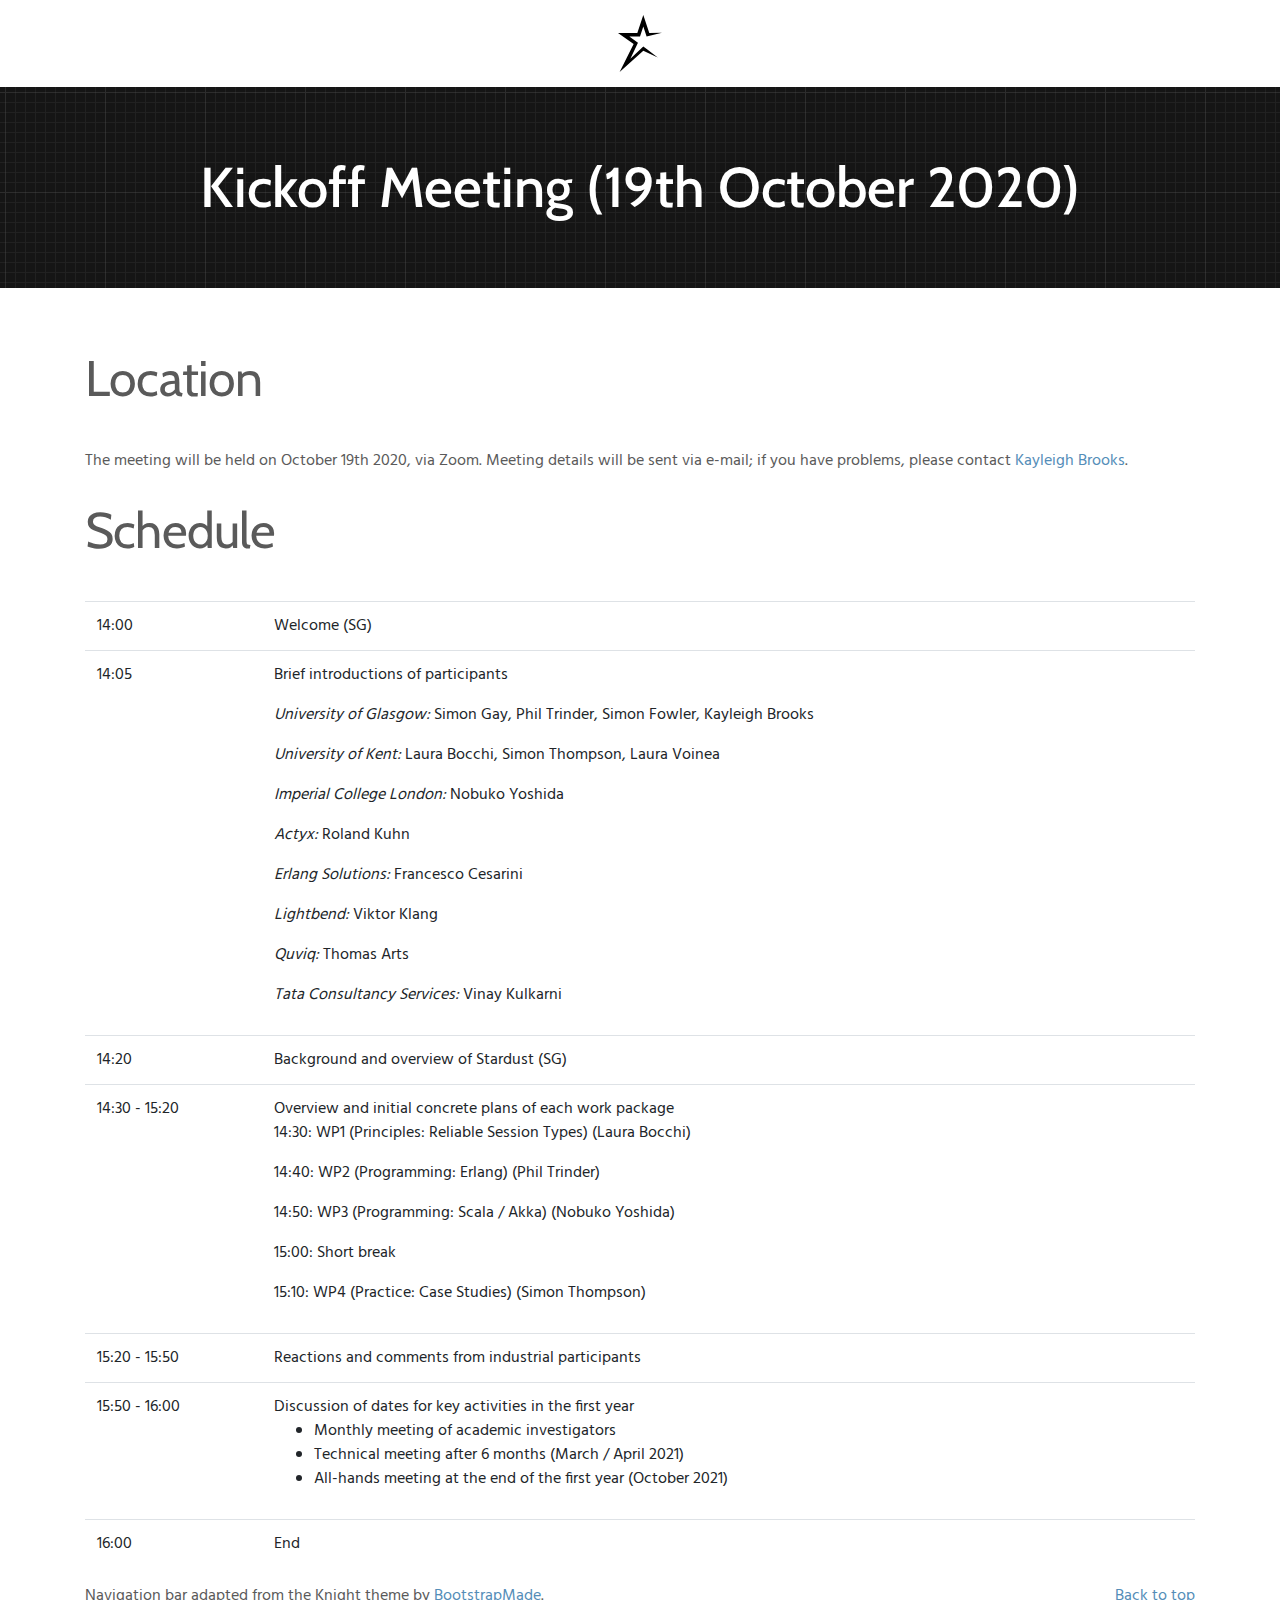
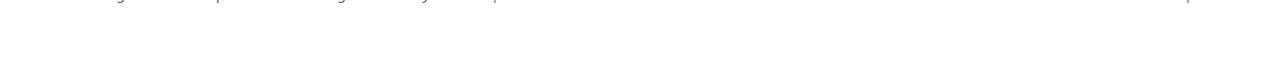
<file: meetings/kickoff.html>
<!DOCTYPE html>
<!-- SJF: Temporary, we should be moving to a static site generator rather than
  repeating this stuff. 
  Maybe when I don't have so many proofs to do!
-->
<html lang="en">
  <head>
    <meta charset="utf-8">
    <meta name="viewport" content="width=device-width, initial-scale=1, shrink-to-fit=no">
    <title>STARDUST: Session Types for Reliable Distributed Systems</title>

    <link rel="stylesheet" href="https://fonts.googleapis.com/css?family=Cabin:wght@700|Hind&display=swap">

    <!-- External CSS -->
    <link href="/assets/css/bootstrap.min.css" rel="stylesheet">
    <link href="/assets/css/icofont/icofont.min.css" rel="stylesheet">

    <!-- Custom styles for this template -->
    <link href="/assets/css/stardust.css" rel="stylesheet">
  </head>
  <body>
  <header id="header" class="d-flex align-items-center nav-bg">
    <div class="container">

      <!-- The main logo is shown in mobile version only. The centered nav-logo in nav menu is displayed in desktop view  -->
      <div class="d-block d-lg-none">
        <div class="mobile-logo-padding">
        <a href="/index.html"><img src="/assets/img/stardust-star-black.svg"
          alt="Stardust Star Logo" class="mobile-nav-logo"></a>
        </div>
      </div>

      <nav class="nav-menu d-none d-lg-block">
        <ul class="nav-inner">
          <li class="nav-logo"><a href="/index.html"><img src="/assets/img/stardust-star-black.svg" alt="" class="img-fluid"></a></li>
        </ul>
      </nav><!-- .nav-menu -->
    </div>
  </header><!-- End Header -->

<main role="main">

  <div class="jumbotron jumbotron-fluid star-image">
    <div class="container">
        <h1 class="header-text">Kickoff Meeting (19th October 2020)</h1>
    </div>
  </div>

  <div class="container marketing">
    <!-- START THE FEATURETTES -->
    <section id="overview">
      <div class="row featurette">
        <div class="col-md-12">

          <h2 class="featurette-heading">Location</h2>
          <p>The meeting will be held on October 19th 2020, via Zoom. Meeting details will be sent via e-mail; if you have problems, please contact <a href="mailto:kayleigh.brooks@glasgow.ac.uk">Kayleigh Brooks</a>.</p>

          <h2 class="featurette-heading">Schedule</h2>

          <table class="table">
            <tr>
              <td>14:00</td>
              <td>Welcome (SG)</td>
            </tr>
            <tr>
              <td>14:05</td>
              <td>
                <p>Brief introductions of participants</p>
                <p>
                  <em>University of Glasgow: </em>
                  Simon Gay, Phil Trinder, Simon Fowler, Kayleigh Brooks
                </p>
                <p>
                  <em>University of Kent: </em>
                  Laura Bocchi, Simon Thompson, Laura Voinea
                </p>  
                <p>
                  <em>Imperial College London: </em>
                  Nobuko Yoshida
                </p>

                <p>
                  <em>Actyx: </em>
                  Roland Kuhn
                </p>
                <p>
                  <em>Erlang Solutions: </em>
                  Francesco Cesarini
                </p>
                <p>
                  <em>Lightbend: </em>
                  Viktor Klang
                </p>
                <p>
                  <em>Quviq: </em>
                  Thomas Arts
                </p>
                <p>
                  <em>Tata Consultancy Services: </em>
                  Vinay Kulkarni
                </p>
              </td>

            </tr>
            <tr>
              <td>14:20</td>
              <td>Background and overview of Stardust (SG)</td>
            </tr>
            <tr>
              <td>14:30 - 15:20</td>
              <td>
                Overview and initial concrete plans of each work package
                <p>14:30: WP1 (Principles: Reliable Session Types) (Laura Bocchi)</p>
                <p>14:40: WP2 (Programming: Erlang) (Phil Trinder)</p>
                <p>14:50: WP3 (Programming: Scala / Akka) (Nobuko Yoshida)</p>
                <p>15:00: Short break</p>
                <p>15:10: WP4 (Practice: Case Studies) (Simon Thompson)</p>
              </td>
            </tr>
            <tr>
              <td>15:20 - 15:50</td>
              <td>Reactions and comments from industrial participants</td>
            </tr>
            <tr>
              <td>15:50 - 16:00</td>
              <td>Discussion of dates for key activities in the first year
                <ul>
                  <li>Monthly meeting of academic investigators</li>
                  <li>Technical meeting after 6 months (March / April 2021)</li>
                  <li>All-hands meeting at the end of the first year (October 2021)</li>
                </ul>
              </td>
            </tr>
            <tr>
              <td>16:00</td>
              <td>End</td>
            </tr>
          </table>
  </div><!-- /.container -->


  <!-- FOOTER -->
  <footer class="container">
    <p class="float-left">
    Navigation bar adapted from the Knight theme by <a href="http://www.bootstrapmade.com">BootstrapMade</a>.
    </p>
    <p class="float-right"><a class="back-to-top" href="#">Back to top</a></p>
  </footer>
</main>
  <script src="/assets/js/jquery-3.5.1.min.js"></script>
  <script src="/assets/js/bootstrap.bundle.min.js"></script>
  <script src="/assets/js/jquery.sticky.js"></script>
  <script src="/assets/js/knight.js"></script>
  </body>
</body>
</html>
</file>
<file: assets/css/stardust.css>
/* GLOBAL STYLES
-------------------------------------------------- */
/* Padding below the footer and lighter body text */

body {
  font-family: 'Hind', sans-serif;
  word-wrap: break-word;
  padding-bottom: 3rem;
  color: #5a5a5a;
}

h1, h2, h3, h4, h5, h6 {
  font-family: 'Cabin', sans-serif;
  line-height: 1.3;
  margin: 0.67em 0;
}

h1 {
  font-size: 3.5em;
  font-weight: "bold";
}
h2 {
  font-size: 2em;
}
h3 {
  font-size: 1.5em;
}
h4 {
  font-size: 1.15em;
}

.header-text {
  color: #FFFFFF;
  margin: 0 0;
}
/* Carousel base class */
.carousel {
  margin-bottom: 4rem;
}

.logo {
  margin-bottom: 35px;
  z-index: 10;
  max-width: 100%;
  height: auto;
}

.star-image {
background-color: #151515;
background-image: url("data:image/svg+xml,%3Csvg xmlns='http://www.w3.org/2000/svg' width='100' height='100' viewBox='0 0 100 100'%3E%3Cg fill-rule='evenodd'%3E%3Cg fill='%23505051' fill-opacity='0.4'%3E%3Cpath opacity='.5' d='M96 [base64] 0v-9h-9v9h9zm-10 0v-9h-9v9h9zm-10 0v-9h-9v9h9zm-10 0v-9h-9v9h9zm-10 0v-9h-9v9h9zm-10 0v-9h-9v9h9zm-10 0v-9h-9v9h9zm-10 0v-9h-9v9h9zm-9-10h9v-9h-9v9zm10 0h9v-9h-9v9zm10 0h9v-9h-9v9zm10 0h9v-9h-9v9zm10 0h9v-9h-9v9zm10 0h9v-9h-9v9zm10 0h9v-9h-9v9zm10 0h9v-9h-9v9zm9-10v-9h-9v9h9zm-10 0v-9h-9v9h9zm-10 0v-9h-9v9h9zm-10 0v-9h-9v9h9zm-10 0v-9h-9v9h9zm-10 0v-9h-9v9h9zm-10 0v-9h-9v9h9zm-10 0v-9h-9v9h9zm-9-10h9v-9h-9v9zm10 0h9v-9h-9v9zm10 0h9v-9h-9v9zm10 0h9v-9h-9v9zm10 0h9v-9h-9v9zm10 0h9v-9h-9v9zm10 0h9v-9h-9v9zm10 0h9v-9h-9v9zm9-10v-9h-9v9h9zm-10 0v-9h-9v9h9zm-10 0v-9h-9v9h9zm-10 0v-9h-9v9h9zm-10 0v-9h-9v9h9zm-10 0v-9h-9v9h9zm-10 0v-9h-9v9h9zm-10 0v-9h-9v9h9zm-9-10h9v-9h-9v9zm10 0h9v-9h-9v9zm10 0h9v-9h-9v9zm10 0h9v-9h-9v9zm10 0h9v-9h-9v9zm10 0h9v-9h-9v9zm10 0h9v-9h-9v9zm10 0h9v-9h-9v9zm9-10v-9h-9v9h9zm-10 0v-9h-9v9h9zm-10 0v-9h-9v9h9zm-10 0v-9h-9v9h9zm-10 0v-9h-9v9h9zm-10 0v-9h-9v9h9zm-10 0v-9h-9v9h9zm-10 0v-9h-9v9h9zm-9-10h9v-9h-9v9zm10 0h9v-9h-9v9zm10 0h9v-9h-9v9zm10 0h9v-9h-9v9zm10 0h9v-9h-9v9zm10 0h9v-9h-9v9zm10 0h9v-9h-9v9zm10 0h9v-9h-9v9z'/%3E%3Cpath d='M6 5V0H5v5H0v1h5v94h1V6h94V5H6z'/%3E%3C/g%3E%3C/g%3E%3C/svg%3E");
text-align: center;
  /*background-image: url('/assets/stars.jpg');
  background-size: 100% 100%;
  background-size: cover; */
}


/* Declare heights because of positioning of img element */
.carousel-item {
  height: 345px;
}
.carousel-item > img {
  position: absolute;
  top: 0;
  left: 0;
  min-width: 100%;
  height: 32rem;
}


/* MARKETING CONTENT
-------------------------------------------------- */

/* Center align the text within the three columns below the carousel */
.marketing .col-lg-4 {
  margin-bottom: 1.5rem;
  text-align: center;
}
.marketing h2 {
  font-weight: 400;
}
.marketing .col-lg-4 p {
  margin-right: .75rem;
  margin-left: .75rem;
}


/* Featurettes
------------------------- */

.featurette-divider {
  margin: 3rem 0; /* Space out the Bootstrap <hr> more */
}

/* Thin out the marketing headings */
.featurette-heading {
  font-weight: 300;
  line-height: 1;
  letter-spacing: -.05rem;
}

.approach-image {
    width: 95%;
    margin: auto;    
    display: block;
}

/* RESPONSIVE CSS
-------------------------------------------------- */

.bd-placeholder-img {
  font-size: 1.125rem;
  text-anchor: middle;
  -webkit-user-select: none;
  -moz-user-select: none;
  -ms-user-select: none;
  user-select: none;
}

@media (min-width: 768px) {
  .bd-placeholder-img-lg {
    font-size: 3.5rem;
  }
}

@media (min-width: 40em) {
  /* Bump up size of carousel content */
  .logo-div p {
    margin-bottom: 1.25rem;
    font-size: 1.25rem;
    line-height: 1.4;
  }

  .featurette-heading {
    font-size: 50px;
  }
}
@media (min-width: 62em) {
  .featurette-heading {
    margin-bottom: 45px;
  }
}

/* Desktop Navigation */
/* Navigation taken from the Knight bootstrap theme by BootstrapMade */
.nav-bg {
  background-color: #FFFFFF;
}
.nav-menu {
  width: 100%;
}

.nav-menu, .nav-menu * {
  margin: 0;
  padding: 0;
  list-style: none;
}

.nav-menu > ul > li {
  position: relative;
  white-space: nowrap;
  float: left;
}

.nav-menu .nav-inner {
  display: flex;
  justify-content: center;
  align-items: center;
}

.nav-menu .nav-logo {
  width: 12%;
  padding: 0 20px;
}

.nav-menu a {
  display: block;
  position: relative;
  color: #151515;
  padding: 15px 25px;
  transition: 0.3s;
  font-size: 15px;
  text-transform: uppercase;
  font-family: "Open Sans", sans-serif;
}

.mobile-nav-logo {
  width: 60px;
  height: auto;
  padding: 2vh 2vh;
}

.mobile-logo-padding {

}

.nav-menu a:hover, .nav-menu .active > a, .nav-menu li:hover > a {
  color: #548DB8;
  text-decoration: none;
}

a {
  color: #548DB8;
}

.nav-menu .drop-down ul {
  display: block;
  position: absolute;
  left: 0;
  top: calc(100% - 30px);
  z-index: 99;
  opacity: 0;
  visibility: hidden;
  padding: 10px 0;
  background: #fff;
  box-shadow: 0px 0px 30px rgba(127, 137, 161, 0.25);
  transition: ease all 0.3s;
}

.nav-menu .drop-down:hover > ul {
  opacity: 1;
  top: 100%;
  visibility: visible;
}

.nav-menu .drop-down li {
  min-width: 180px;
  position: relative;
}

.nav-menu .drop-down ul a {
  padding: 10px 20px;
  font-size: 14px;
  font-weight: 400;
  color: #151515;
}

.nav-menu .drop-down ul a:hover, .nav-menu .drop-down ul .active > a, .nav-menu .drop-down ul li:hover > a {
  color: #5a5a5a;
}

.nav-menu .drop-down > a:after {
  content: "\ea99";
  font-family: IcoFont;
  padding-left: 5px;
}

.nav-menu .drop-down .drop-down ul {
  top: 0;
  left: calc(100% - 30px);
}

.nav-menu .drop-down .drop-down:hover > ul {
  opacity: 1;
  top: 0;
  left: 100%;
}

.nav-menu .drop-down .drop-down > a {
  padding-right: 35px;
}

.nav-menu .drop-down .drop-down > a:after {
  content: "\eaa0";
  font-family: IcoFont;
  position: absolute;
  right: 15px;
}

/* Mobile Navigation */
.mobile-nav-toggle {
  position: fixed;
  right: 15px;
  top: 20px;
  z-index: 9998;
  border: 0;
  background: none;
  font-size: 24px;
  transition: all 0.4s;
  outline: none !important;
  line-height: 1;
  cursor: pointer;
  text-align: right;
}

.mobile-nav-toggle i {
  color: #5a5a5a;
}

.mobile-nav {
  position: fixed;
  top: 55px;
  right: 15px;
  bottom: 15px;
  left: 15px;
  z-index: 9999;
  overflow-y: auto;
  background: #fff;
  transition: ease-in-out 0.2s;
  opacity: 0;
  visibility: hidden;
  border-radius: 10px;
  padding: 10px 0;
}

.mobile-nav * {
  margin: 0;
  padding: 0;
  list-style: none;
}

.mobile-nav a {
  display: block;
  position: relative;
  color: #151515;
  padding: 10px 20px;
  font-weight: 500;
  outline: none;
}

.mobile-nav a:hover, .mobile-nav .active > a, .mobile-nav li:hover > a {
  color: #548DB8;
  text-decoration: none;
}

.mobile-nav .drop-down > a:after {
  content: "\ea99";
  font-family: IcoFont;
  padding-left: 10px;
  position: absolute;
  right: 15px;
}

.mobile-nav .active.drop-down > a:after {
  content: "\eaa1";
}

.mobile-nav .drop-down > a {
  padding-right: 35px;
}

.mobile-nav .drop-down ul {
  display: none;
  overflow: hidden;
}

.mobile-nav .drop-down li {
  padding-left: 20px;
}

.mobile-nav-overly {
  width: 100%;
  height: 100%;
  z-index: 9997;
  top: 0;
  left: 0;
  position: fixed;
  background: rgba(0, 0, 0, 0.6);
  overflow: hidden;
  display: none;
  transition: ease-in-out 0.2s;
}

.mobile-nav-active {
  overflow: hidden;
}

.mobile-nav-active .mobile-nav {
  opacity: 1;
  visibility: visible;
}

.mobile-nav-active .mobile-nav-toggle i {
  color: #fff;
}

.mono {
  font-family: monospace;
}

.code-indent {
  text-indent: 5%;
}
</file>
